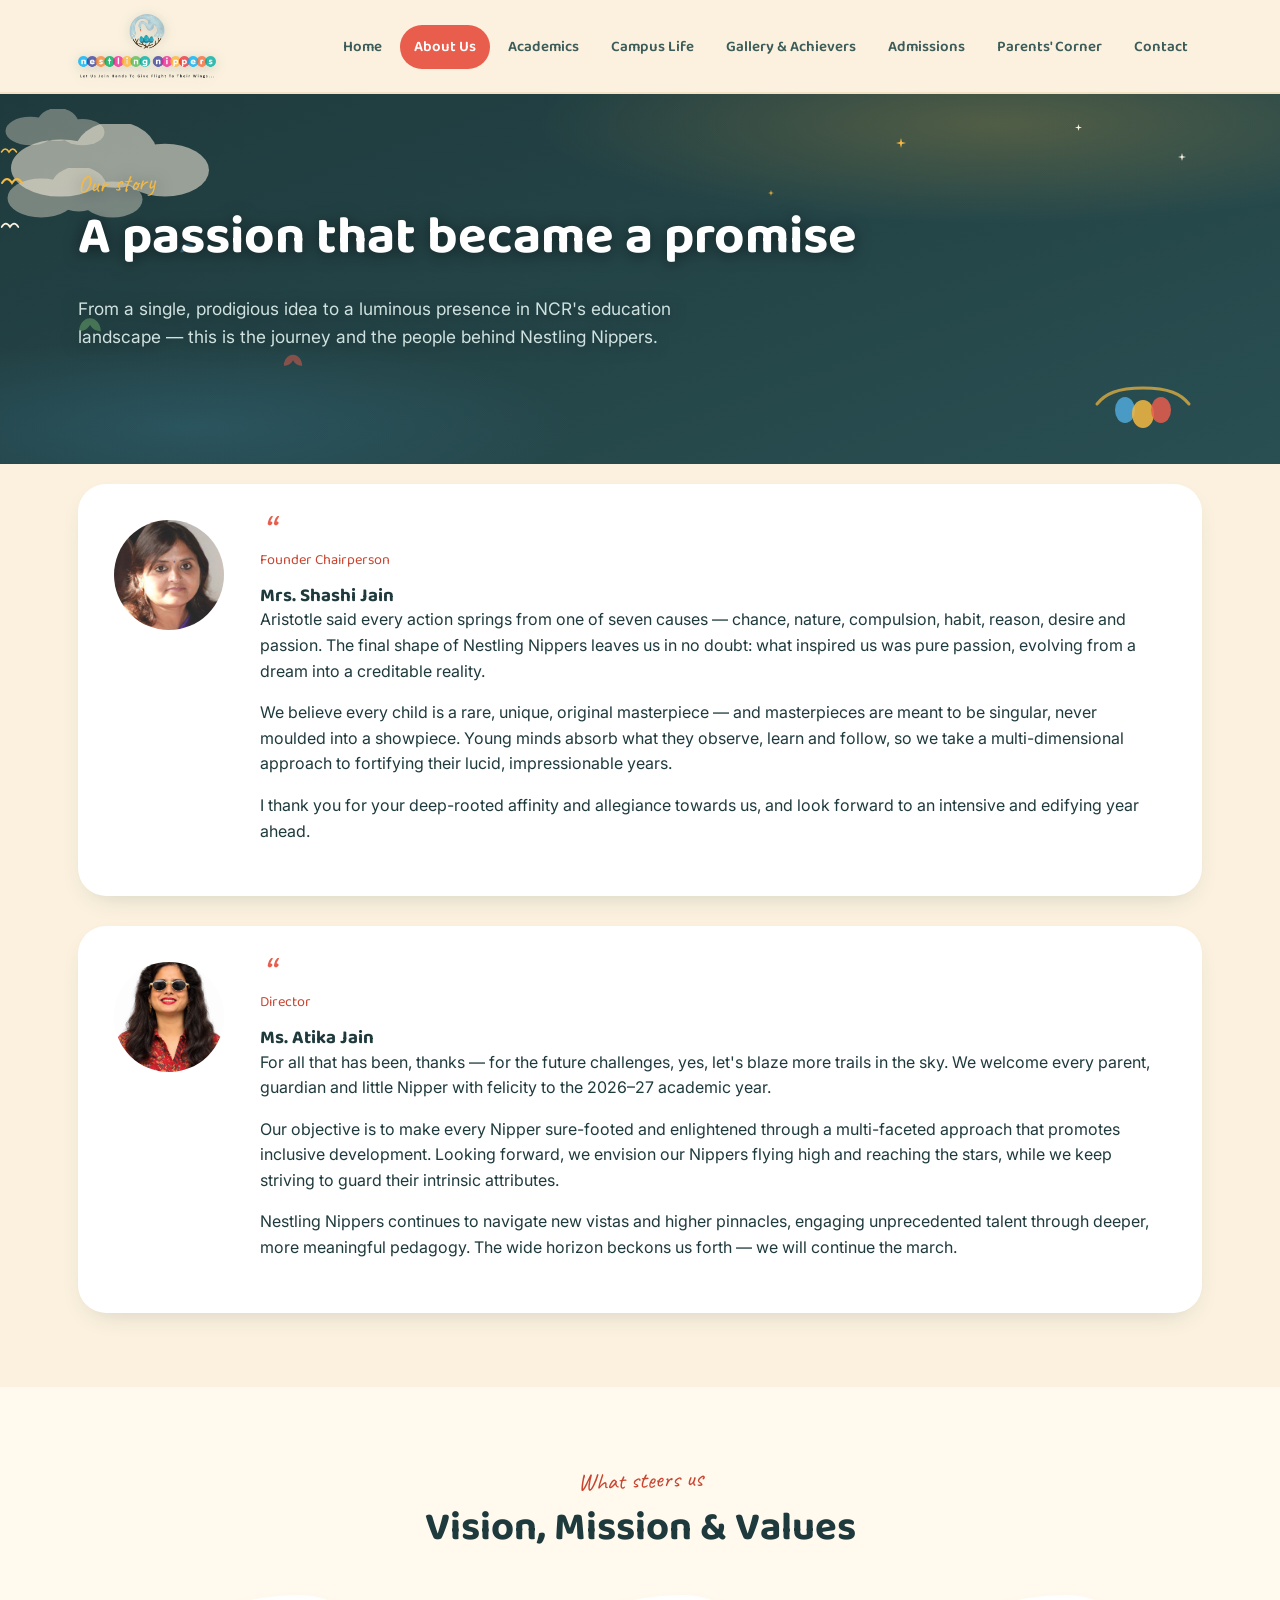
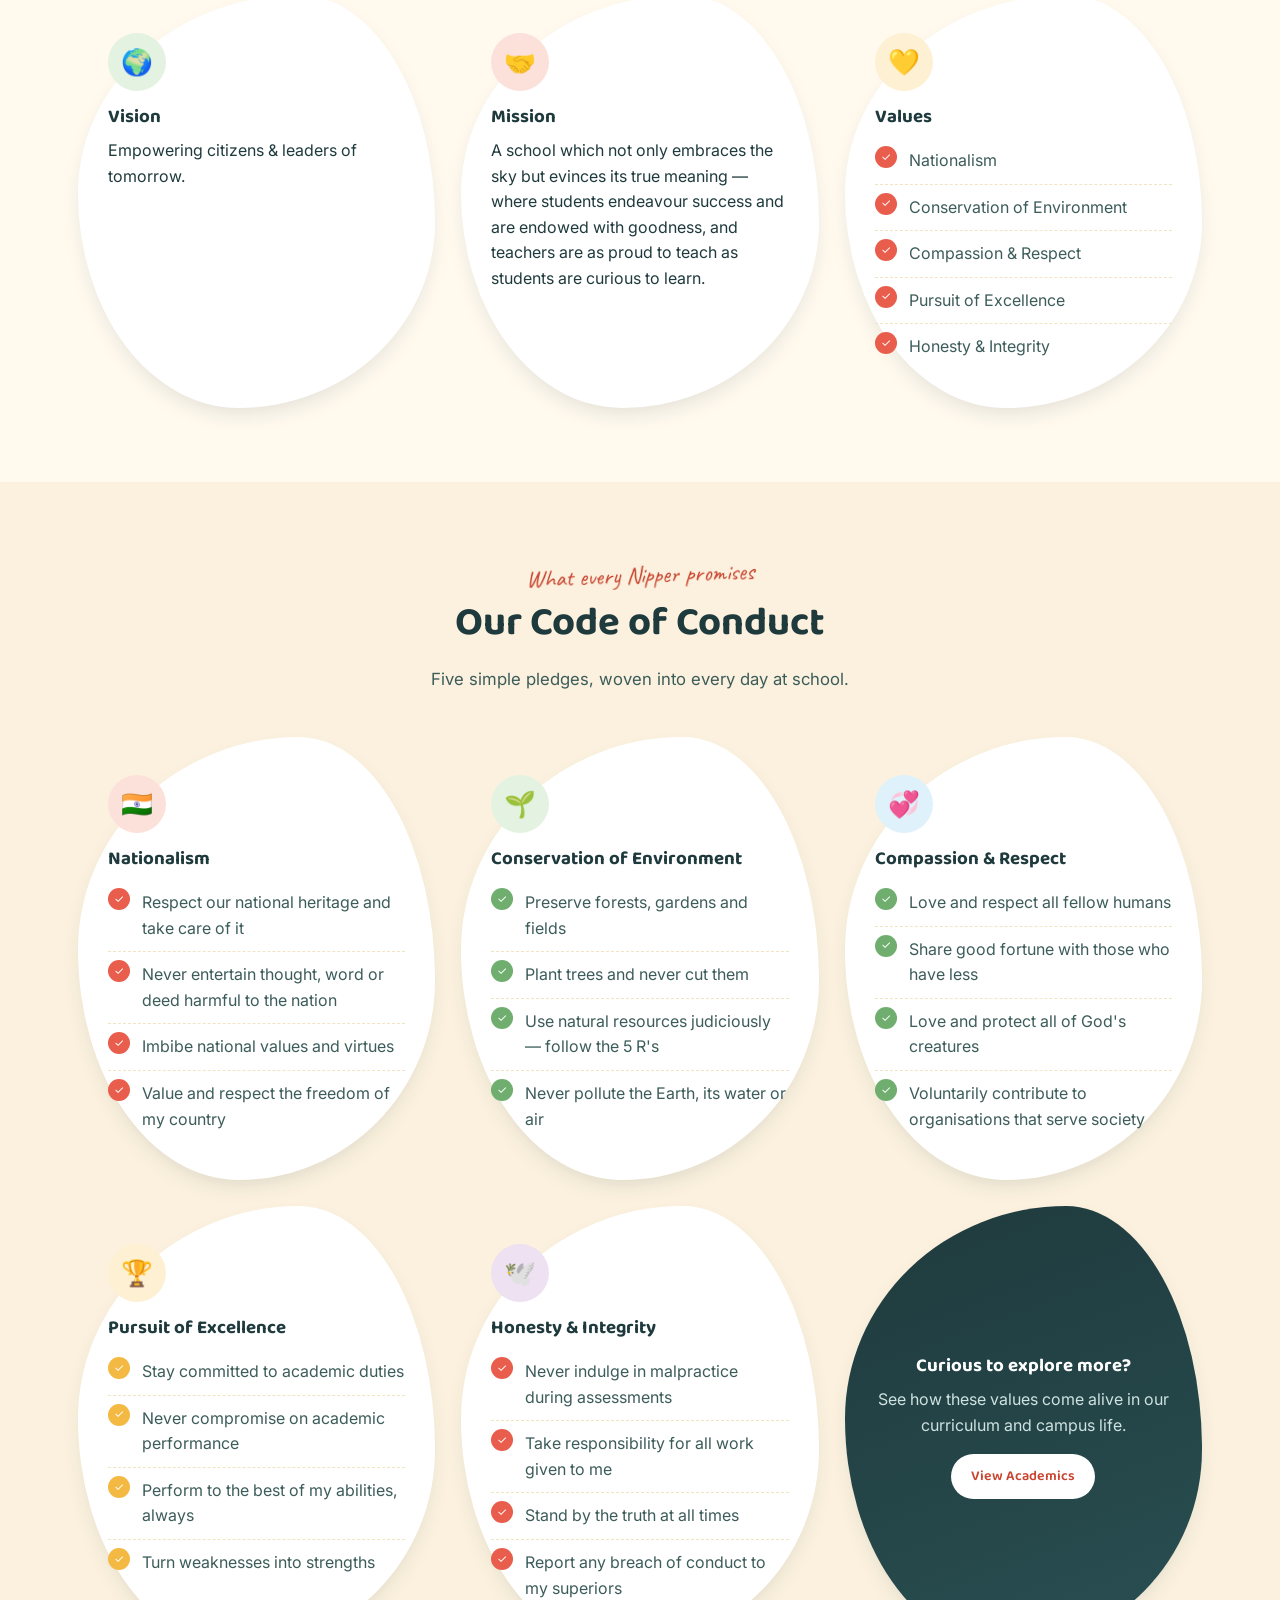
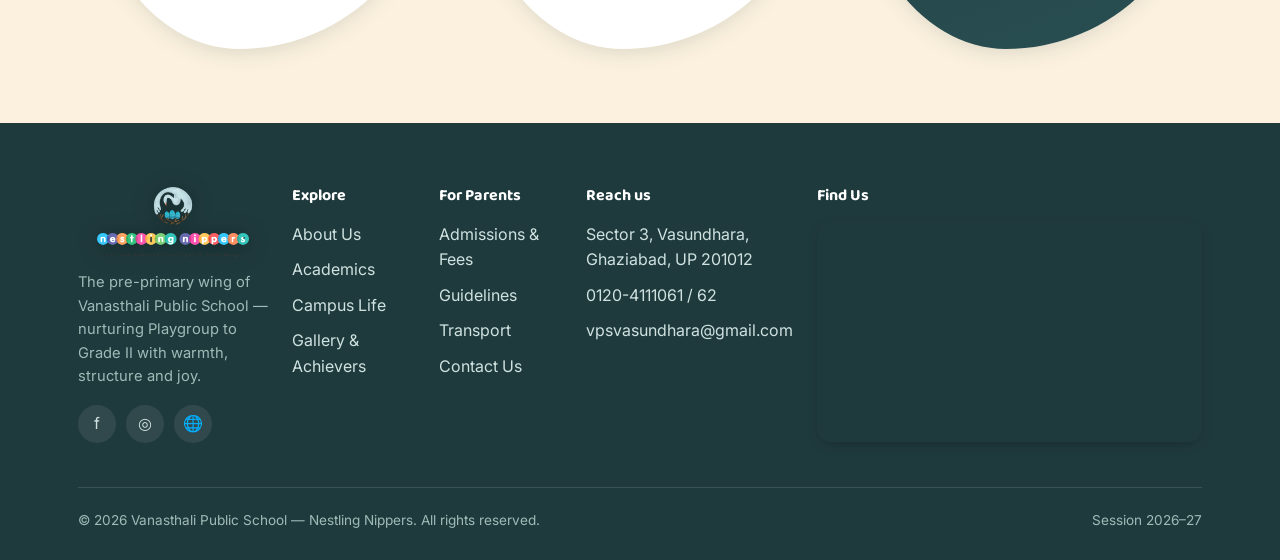
<file: about.html>
<!DOCTYPE html>
<html lang="en">
<head>
<meta charset="UTF-8">
<meta name="viewport" content="width=device-width, initial-scale=1.0">
<title>About Us | Nestling Nippers</title>
<meta name="description" content="Meet the Chairperson and Director of Nestling Nippers, and explore our vision, mission, values and code of conduct.">
<link rel="icon" type="image/png" href="logo.png">
<link rel="canonical" href="https://www.nestlingnippers.in/about.html">
<meta name="robots" content="index, follow">
<meta name="theme-color" content="#1F3A3D">
<meta name="author" content="Vanasthali Public School">

<!-- Open Graph -->
<meta property="og:type" content="website">
<meta property="og:site_name" content="Nestling Nippers — Vanasthali Public School">
<meta property="og:title" content="About Us | Nestling Nippers">
<meta property="og:description" content="Meet the Chairperson and Director of Nestling Nippers, and explore our vision, mission, values and code of conduct.">
<meta property="og:url" content="https://www.nestlingnippers.in/about.html">
<meta property="og:image" content="https://www.nestlingnippers.in/assets/images/og-cover.jpg">
<meta property="og:locale" content="en_IN">

<!-- Twitter Card -->
<meta name="twitter:card" content="summary_large_image">
<meta name="twitter:title" content="About Us | Nestling Nippers">
<meta name="twitter:description" content="Meet the Chairperson and Director of Nestling Nippers, and explore our vision, mission, values and code of conduct.">
<meta name="twitter:image" content="https://www.nestlingnippers.in/assets/images/og-cover.jpg">
<link rel="stylesheet" href="css/style.css">
</head>
<body>

<header class="site-header">
  <div class="header-inner">
    <a href="index.html" class="logo">
      <img src="logo.png" class="logo-mark" alt="Nestling Nippers — Vanasthali Public School">
    </a>
    <nav class="main-nav" id="mainNav">
      <ul>
        <li><a href="index.html">Home</a></li>
        <li><a href="about.html">About Us</a></li>
        <li><a href="academics.html">Academics</a></li>
        <li><a href="campus-life.html">Campus Life</a></li>
        <li><a href="gallery.html">Gallery &amp; Achievers</a></li>
        <li><a href="admissions.html">Admissions</a></li>
        <li><a href="parents.html">Parents' Corner</a></li>
        <li><a href="contact.html">Contact</a></li>
      </ul>
    </nav>
    <button class="nav-toggle" id="navToggle" aria-label="Toggle menu" aria-expanded="false">
      <span></span><span></span><span></span>
    </button>
  </div>
</header>

<!-- ================= HERO (video background, SVG scene as fallback) ================= -->
<section class="page-hero">

  <div class="hero-video-wrap">
    <div class="skel" style="position:absolute;inset:0;">
      <video autoplay muted loop playsinline aria-hidden="true">
        <source src="school.mp4" type="video/mp4">
      </video>
    </div>
  </div>

  <div class="hero-anim" aria-hidden="true">
    <div class="h-sky-glow"></div>
    <svg class="h-star" style="top:12%;left:70%" width="10" height="10" viewBox="0 0 10 10"><path d="M5 0 L6 4 L10 5 L6 6 L5 10 L4 6 L0 5 L4 4 Z" fill="#F4B942"/></svg>
    <svg class="h-star s2" style="top:8%;left:84%" width="7" height="7" viewBox="0 0 10 10"><path d="M5 0 L6 4 L10 5 L6 6 L5 10 L4 6 L0 5 L4 4 Z" fill="#FBF1DE"/></svg>
    <svg class="h-star s3" style="top:26%;left:60%" width="6" height="6" viewBox="0 0 10 10"><path d="M5 0 L6 4 L10 5 L6 6 L5 10 L4 6 L0 5 L4 4 Z" fill="#F4B942"/></svg>
    <svg class="h-star s4" style="top:16%;left:92%" width="8" height="8" viewBox="0 0 10 10"><path d="M5 0 L6 4 L10 5 L6 6 L5 10 L4 6 L0 5 L4 4 Z" fill="#FBF1DE"/></svg>
    <svg class="h-cloud c1" viewBox="0 0 200 70" fill="#FBF1DE"><ellipse cx="55" cy="40" rx="45" ry="26"/><ellipse cx="105" cy="28" rx="38" ry="30"/><ellipse cx="150" cy="42" rx="40" ry="24"/></svg>
    <svg class="h-cloud c2" viewBox="0 0 200 70" fill="#FBF1DE"><ellipse cx="55" cy="40" rx="45" ry="26"/><ellipse cx="105" cy="28" rx="38" ry="30"/><ellipse cx="150" cy="42" rx="40" ry="24"/></svg>
    <svg class="h-cloud c3" viewBox="0 0 200 70" fill="#FBF1DE"><ellipse cx="55" cy="40" rx="45" ry="26"/><ellipse cx="105" cy="28" rx="38" ry="30"/><ellipse cx="150" cy="42" rx="40" ry="24"/></svg>
    <svg class="h-bird b1" width="24" height="16" viewBox="0 0 24 16"><path d="M2 8 Q7 0 12 8 Q17 0 22 8" stroke="#F4B942" stroke-width="2" fill="none" stroke-linecap="round"/></svg>
    <svg class="h-bird b2" width="20" height="14" viewBox="0 0 24 16"><path d="M2 8 Q7 0 12 8 Q17 0 22 8" stroke="#FBF1DE" stroke-width="2" fill="none" stroke-linecap="round"/></svg>
    <svg class="h-bird b3" width="18" height="12" viewBox="0 0 24 16"><path d="M2 8 Q7 0 12 8 Q17 0 22 8" stroke="#F4B942" stroke-width="2" fill="none" stroke-linecap="round"/></svg>
    <svg class="h-leaf l1" viewBox="0 0 24 24" fill="#6FAE6E"><path d="M12 2C6 2 2 8 2 14c4 0 8-2 10-6 2 4 6 6 10 6 0-6-4-12-10-12Z"/></svg>
    <svg class="h-leaf l2" viewBox="0 0 24 24" fill="#4FA8D8"><path d="M12 2C6 2 2 8 2 14c4 0 8-2 10-6 2 4 6 6 10 6 0-6-4-12-10-12Z"/></svg>
    <svg class="h-leaf l3" viewBox="0 0 24 24" fill="#E85D4C"><path d="M12 2C6 2 2 8 2 14c4 0 8-2 10-6 2 4 6 6 10 6 0-6-4-12-10-12Z"/></svg>
    <svg class="h-nest-float" viewBox="0 0 120 90" fill="none">
      <path d="M14 60c8-10 20-16 46-16s38 6 46 16" stroke="#F4B942" stroke-width="3" stroke-linecap="round" fill="none" opacity=".7"/>
      <ellipse cx="42" cy="66" rx="10" ry="13" fill="#4FA8D8" opacity=".85"/>
      <ellipse cx="60" cy="70" rx="11" ry="14" fill="#F4B942" opacity=".85"/>
      <ellipse cx="78" cy="66" rx="10" ry="13" fill="#E85D4C" opacity=".85"/>
    </svg>
  </div>

  <div class="container">
    <span class="eyebrow">Our story</span>
    <h1>A passion that became a promise</h1>
    <p>From a single, prodigious idea to a luminous presence in NCR's education landscape — this is the journey and the people behind Nestling Nippers.</p>
  </div></section>

<!-- ================= LEADERSHIP MESSAGES ================= -->
<section style="padding-top:20px;">
  <div class="container">
    <div class="message-card reveal">
      <div class="portrait skel">
        <img src="principal.jpg" alt="Placeholder portrait — replace with Mrs. Shashi Jain's photo" loading="eager">
      </div>
      <div>
        <span class="quote-mark">“</span>
        <span class="role">Founder Chairperson</span>
        <h3>Mrs. Shashi Jain</h3>
        <p>Aristotle said every action springs from one of seven causes — chance, nature, compulsion, habit, reason, desire and passion. The final shape of Nestling Nippers leaves us in no doubt: what inspired us was pure passion, evolving from a dream into a creditable reality.</p>
        <p>We believe every child is a rare, unique, original masterpiece — and masterpieces are meant to be singular, never moulded into a showpiece. Young minds absorb what they observe, learn and follow, so we take a multi-dimensional approach to fortifying their lucid, impressionable years.</p>
        <p>I thank you for your deep-rooted affinity and allegiance towards us, and look forward to an intensive and edifying year ahead.</p>
      </div>
    </div>

    <div class="message-card reveal" style="margin-top:30px;">
      <div class="portrait skel">
        <img src="atika.png" alt="Placeholder portrait — replace with Ms. Atika Jain's photo" loading="lazy">
      </div>
      <div>
        <span class="quote-mark">“</span>
        <span class="role">Director</span>
        <h3>Ms. Atika Jain</h3>
        <p>For all that has been, thanks — for the future challenges, yes, let's blaze more trails in the sky. We welcome every parent, guardian and little Nipper with felicity to the 2026–27 academic year.</p>
        <p>Our objective is to make every Nipper sure-footed and enlightened through a multi-faceted approach that promotes inclusive development. Looking forward, we envision our Nippers flying high and reaching the stars, while we keep striving to guard their intrinsic attributes.</p>
        <p>Nestling Nippers continues to navigate new vistas and higher pinnacles, engaging unprecedented talent through deeper, more meaningful pedagogy. The wide horizon beckons us forth — we will continue the march.</p>
      </div>
    </div>
  </div>
</section>

<!-- ================= VISION MISSION VALUES ================= -->
<section class="section-alt">
  <div class="container">
    <div class="section-head reveal">
      <span class="eyebrow">What steers us</span>
      <h2>Vision, Mission &amp; Values</h2>
    </div>
    <div class="grid grid-3">
      <div class="blob-card reveal">
        <div class="blob-icon" style="background:var(--leaf-tint);">🌍</div>
        <h3>Vision</h3>
        <p>Empowering citizens &amp; leaders of tomorrow.</p>
      </div>
      <div class="blob-card reveal">
        <div class="blob-icon" style="background:var(--coral-tint);">🤝</div>
        <h3>Mission</h3>
        <p>A school which not only embraces the sky but evinces its true meaning — where students endeavour success and are endowed with goodness, and teachers are as proud to teach as students are curious to learn.</p>
      </div>
      <div class="blob-card reveal">
        <div class="blob-icon" style="background:var(--sun-tint);">💛</div>
        <h3>Values</h3>
        <ul class="check-list coral" style="margin-top:6px;">
          <li>Nationalism</li>
          <li>Conservation of Environment</li>
          <li>Compassion &amp; Respect</li>
          <li>Pursuit of Excellence</li>
          <li>Honesty &amp; Integrity</li>
        </ul>
      </div>
    </div>
  </div>
</section>

<!-- ================= CODE OF CONDUCT ================= -->
<section>
  <div class="container">
    <div class="section-head reveal">
      <span class="eyebrow">What every Nipper promises</span>
      <h2>Our Code of Conduct</h2>
      <p>Five simple pledges, woven into every day at school.</p>
    </div>
    <div class="grid grid-3">
      <div class="blob-card reveal">
        <div class="blob-icon" style="background:var(--coral-tint);">🇮🇳</div>
        <h3>Nationalism</h3>
        <ul class="check-list coral">
          <li>Respect our national heritage and take care of it</li>
          <li>Never entertain thought, word or deed harmful to the nation</li>
          <li>Imbibe national values and virtues</li>
          <li>Value and respect the freedom of my country</li>
        </ul>
      </div>
      <div class="blob-card reveal">
        <div class="blob-icon" style="background:var(--leaf-tint);">🌱</div>
        <h3>Conservation of Environment</h3>
        <ul class="check-list">
          <li>Preserve forests, gardens and fields</li>
          <li>Plant trees and never cut them</li>
          <li>Use natural resources judiciously — follow the 5 R's</li>
          <li>Never pollute the Earth, its water or air</li>
        </ul>
      </div>
      <div class="blob-card reveal">
        <div class="blob-icon" style="background:var(--sky-tint);">💞</div>
        <h3>Compassion &amp; Respect</h3>
        <ul class="check-list">
          <li>Love and respect all fellow humans</li>
          <li>Share good fortune with those who have less</li>
          <li>Love and protect all of God's creatures</li>
          <li>Voluntarily contribute to organisations that serve society</li>
        </ul>
      </div>
      <div class="blob-card reveal">
        <div class="blob-icon" style="background:var(--sun-tint);">🏆</div>
        <h3>Pursuit of Excellence</h3>
        <ul class="check-list sun">
          <li>Stay committed to academic duties</li>
          <li>Never compromise on academic performance</li>
          <li>Perform to the best of my abilities, always</li>
          <li>Turn weaknesses into strengths</li>
        </ul>
      </div>
      <div class="blob-card reveal">
        <div class="blob-icon" style="background:var(--plum-tint);">🕊️</div>
        <h3>Honesty &amp; Integrity</h3>
        <ul class="check-list coral">
          <li>Never indulge in malpractice during assessments</li>
          <li>Take responsibility for all work given to me</li>
          <li>Stand by the truth at all times</li>
          <li>Report any breach of conduct to my superiors</li>
        </ul>
      </div>
      <div class="blob-card reveal" style="display:flex; flex-direction:column; justify-content:center; align-items:center; text-align:center; background:linear-gradient(160deg,var(--ink),#294f52); color:var(--cream);">
        <h3 style="color:var(--white);">Curious to explore more?</h3>
        <p style="color:#CFE2E0;">See how these values come alive in our curriculum and campus life.</p>
        <a href="academics.html" class="btn btn-light btn-sm">View Academics</a>
      </div>
    </div>
  </div>
</section>

<button id="backToTop" aria-label="Back to top">↑</button>

<footer class="site-footer">
  <div class="container">
    <div class="footer-grid">
      <div>
        <div class="footer-logo">
          <span class="logo-mark-chip"><img src="logo.png" class="logo-mark" alt="Nestling Nippers — Vanasthali Public School"></span>
        </div>
        <p class="foot-desc">The pre-primary wing of Vanasthali Public School — nurturing Playgroup to Grade II with warmth, structure and joy.</p>
       <div class="social-row">
          <a href="https://www.facebook.com/profile.php?id=100092033057684" target="_blank" rel="noopener" aria-label="Facebook">f</a>
          <a href="https://www.instagram.com/vanasthalipublicschool_3/" target="_blank" rel="noopener" aria-label="Instagram">◎</a>
          <a href="https://vanasthalischool.in" target="_blank" rel="noopener" aria-label="Website">🌐</a>
        </div>
      </div>
      <div>
        <h4>Explore</h4>
        <ul>
          <li><a href="about.html">About Us</a></li>
          <li><a href="academics.html">Academics</a></li>
          <li><a href="campus-life.html">Campus Life</a></li>
          <li><a href="gallery.html">Gallery &amp; Achievers</a></li>
        </ul>
      </div>
      <div>
        <h4>For Parents</h4>
        <ul>
          <li><a href="admissions.html">Admissions &amp; Fees</a></li>
          <li><a href="parents.html">Guidelines</a></li>
          <li><a href="parents.html#transport">Transport</a></li>
          <li><a href="contact.html">Contact Us</a></li>
        </ul>
      </div>
      <div>
        <h4>Reach us</h4>
        <ul>
          <li>Sector 3, Vasundhara, Ghaziabad, UP 201012</li>
          <li>0120-4111061 / 62</li>
          <li>vpsvasundhara@gmail.com</li>
        </ul>
      </div>
      <div>
        <h4>Find Us</h4>
        <div class="map-container">
          <iframe src="https://www.google.com/maps/embed?pb=!1m18!1m12!1m3!1d3500.843307976024!2d77.38362382537093!3d28.66441002564738!2m3!1f0!2f0!3f0!3m2!1i1024!2i768!4f13.1!3m3!1m2!1s0x390cf073104068f9%3A0x43183137aa753761!2sVANASTHALI%20PUBLIC%20SCHOOL%2C%20Sector%203%2C%20Vasundhara%2C%20Ghaziabad%2C%20Uttar%20Pradesh%20201012!5e0!3m2!1sen!2sin!4v1787373208218!5m2!1sen!2sin" allowfullscreen loading="lazy" referrerpolicy="strict-origin-when-cross-origin" title="Vanasthali Public School location"></iframe>
        </div>
      </div>
    </div>
    <div class="footer-bottom">
      <span>© <span class="year-now">2026</span> Vanasthali Public School — Nestling Nippers. All rights reserved.</span>
      <span>Session 2026–27</span>
    </div>
  </div>
</footer>

<script src="js/script.js"></script>
</body>
</html>
</file>
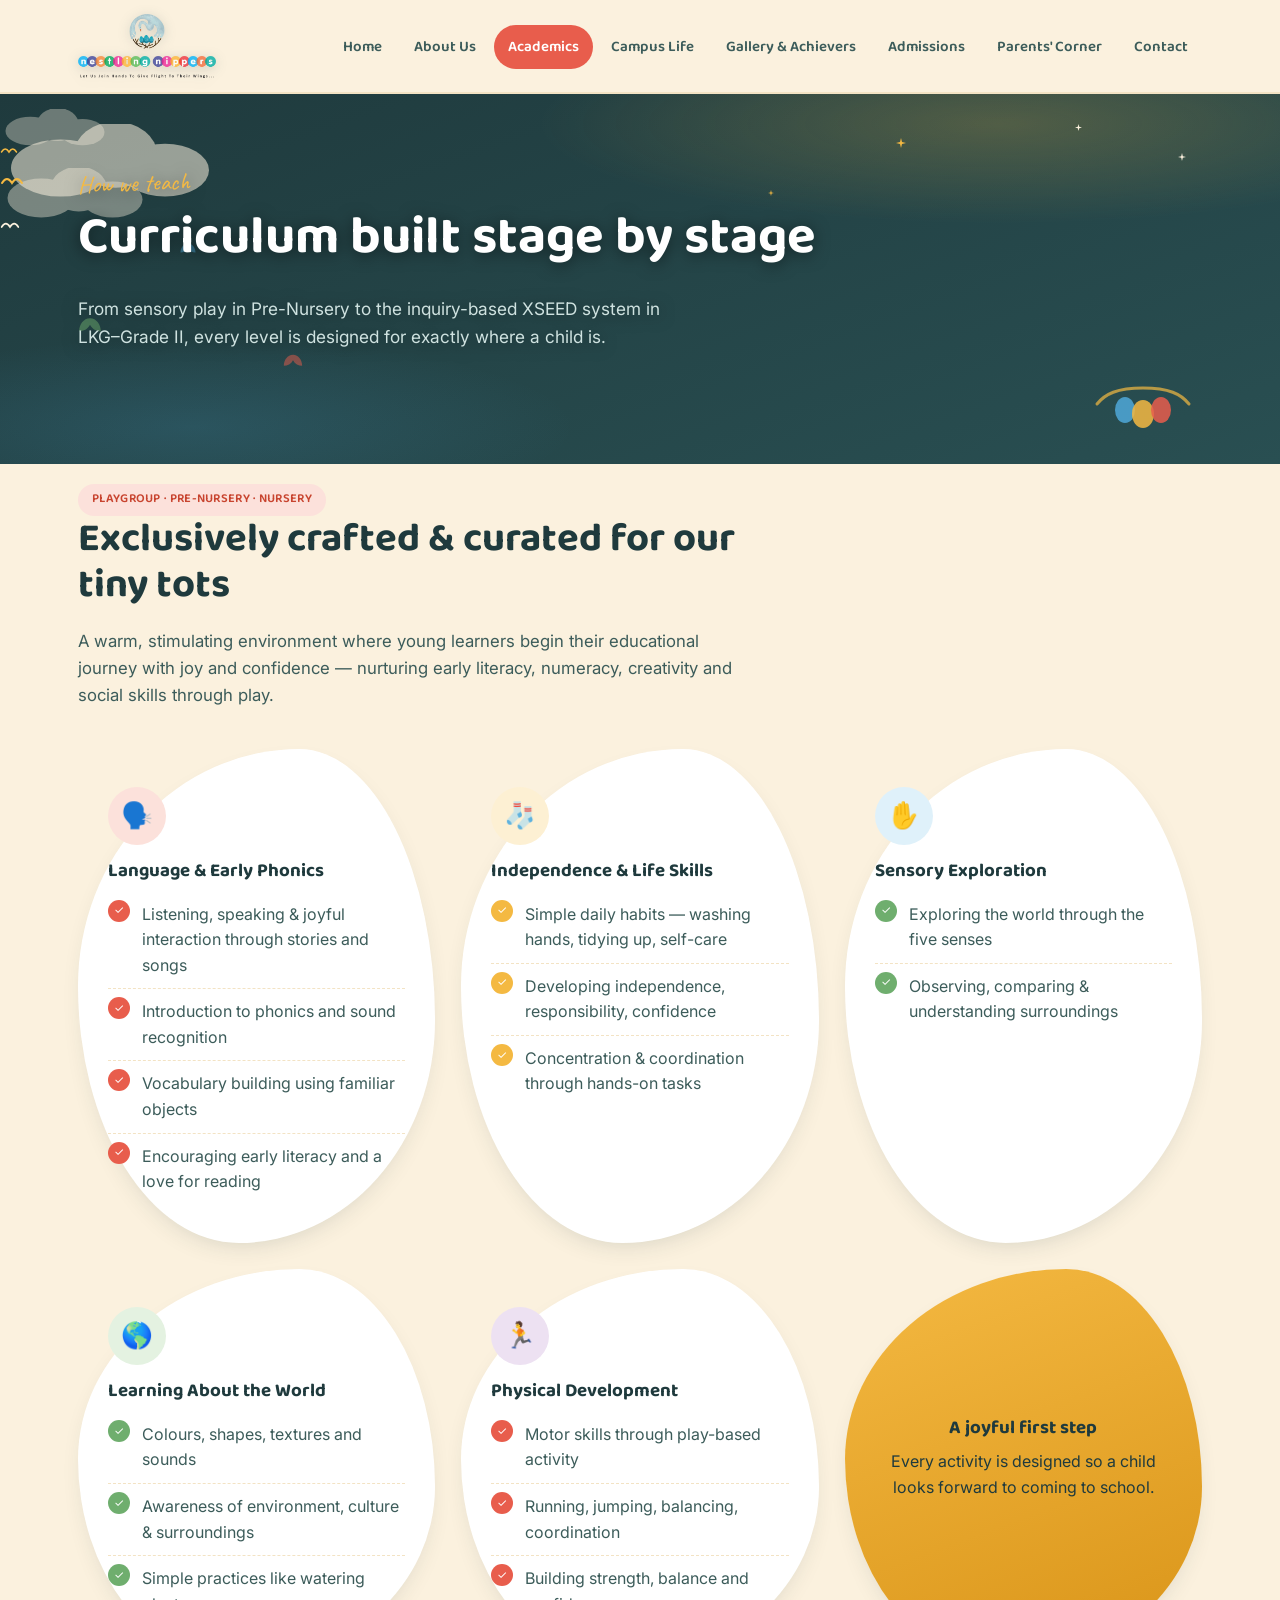
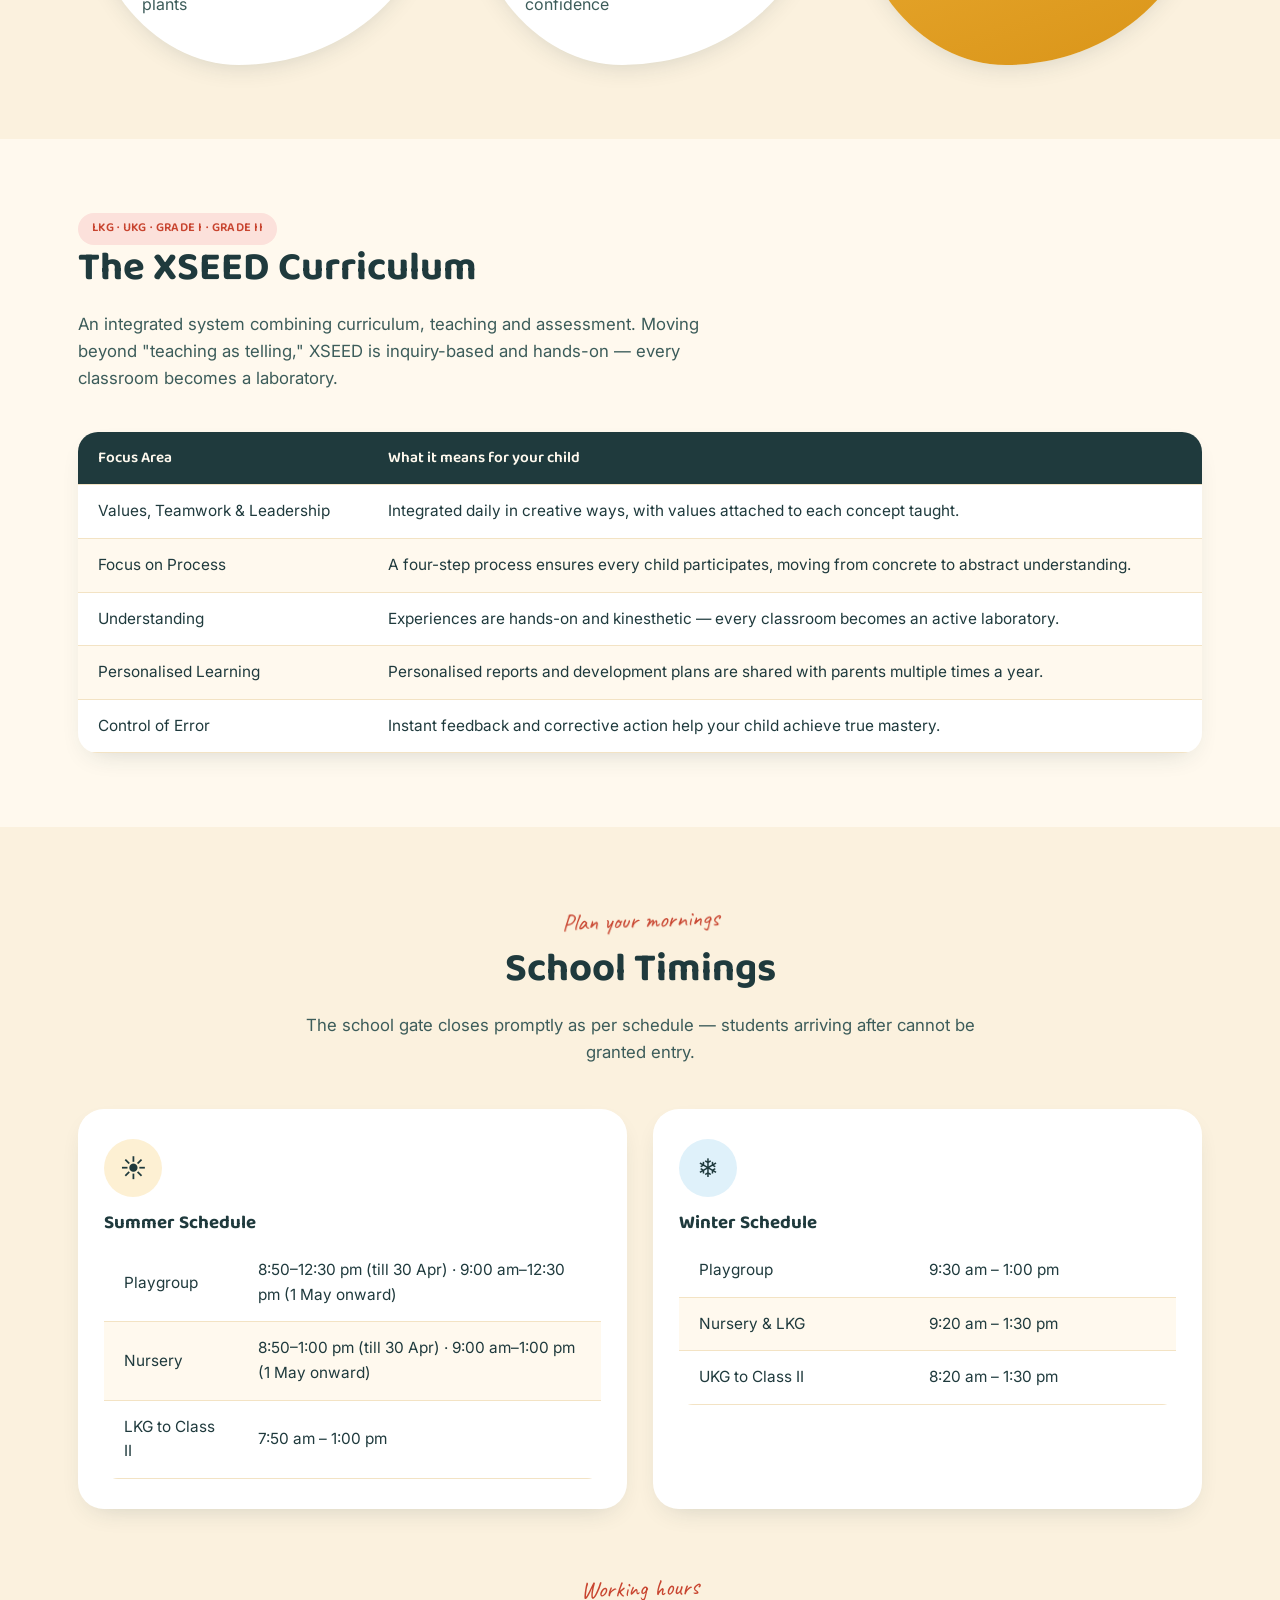
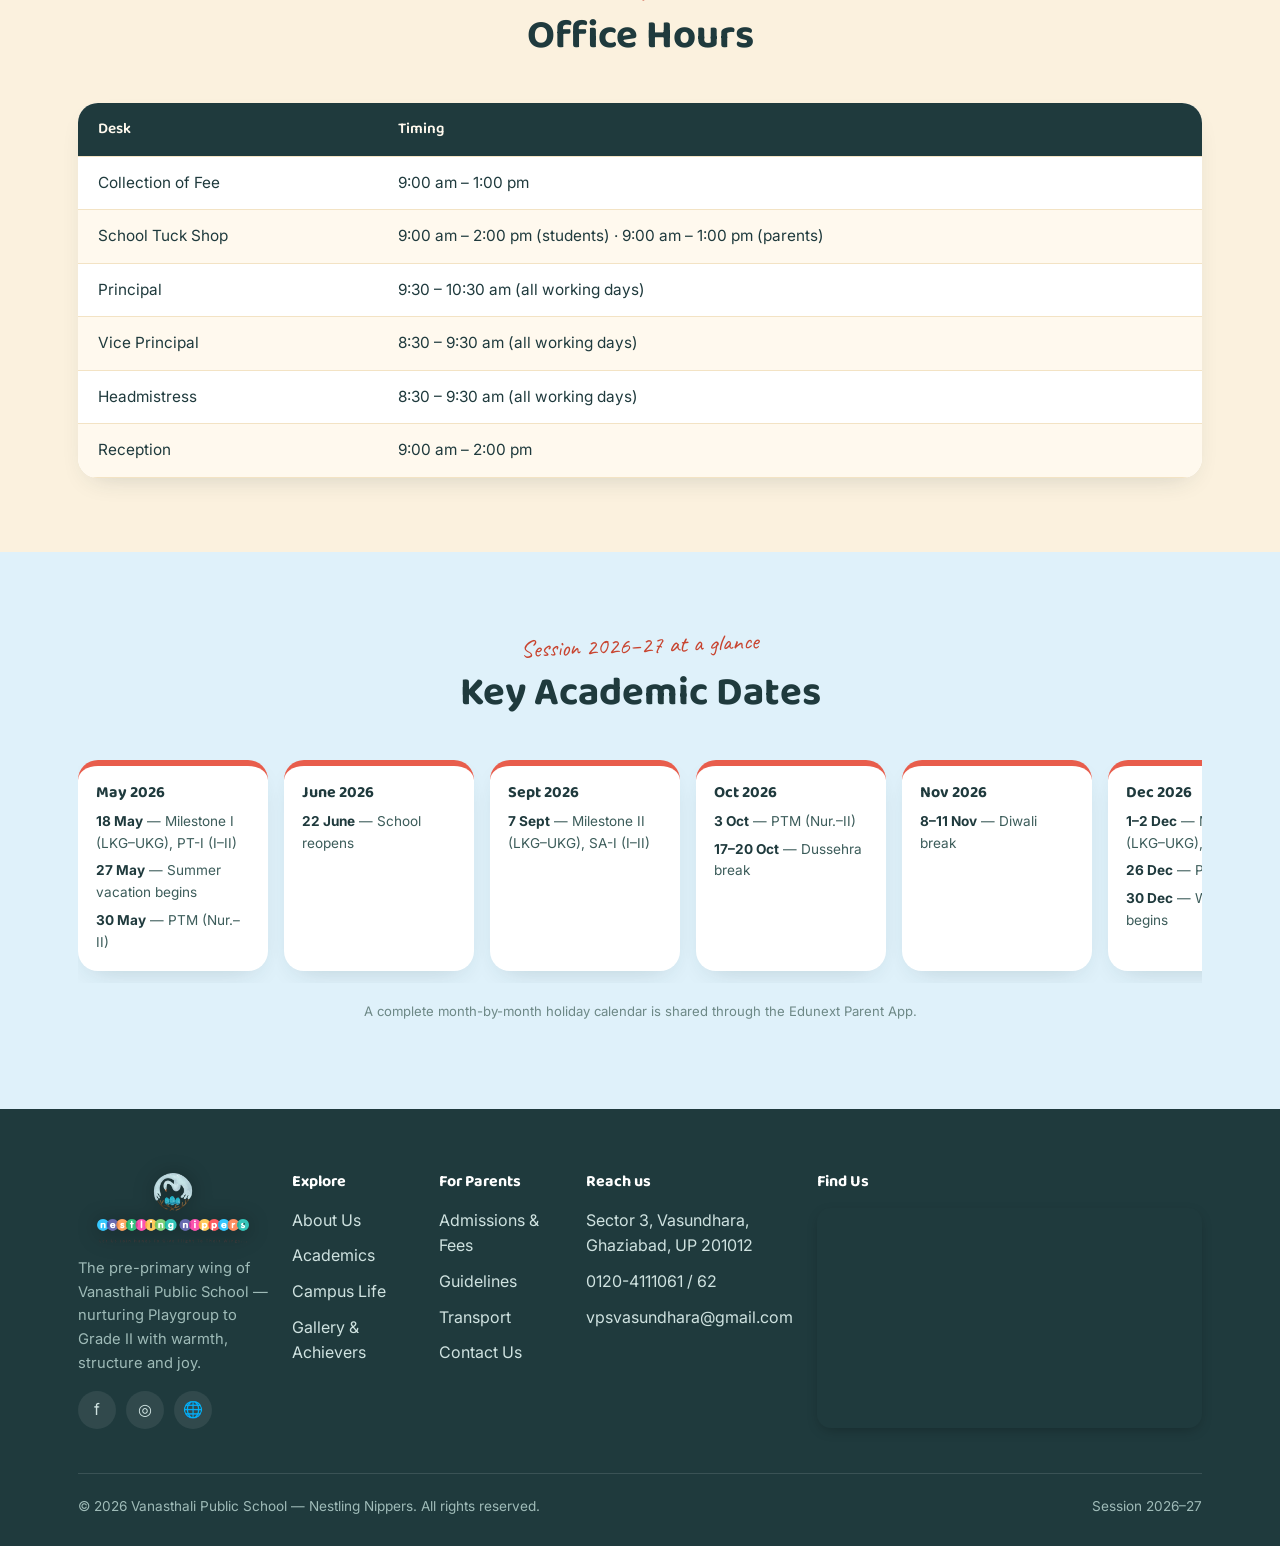
<file: academics.html>
<!DOCTYPE html>
<html lang="en">
<head>
<meta charset="UTF-8">
<meta name="viewport" content="width=device-width, initial-scale=1.0">
<title>Academics | Nestling Nippers</title>
<meta name="description" content="Curriculum for Pre-Nursery to Grade II, school timings and the academic calendar at Nestling Nippers.">
<link rel="icon" type="image/png" href="logo.png">
<link rel="canonical" href="https://www.nestlingnippers.in/academics.html">
<meta name="robots" content="index, follow">
<meta name="theme-color" content="#1F3A3D">
<meta name="author" content="Vanasthali Public School">

<!-- Open Graph -->
<meta property="og:type" content="website">
<meta property="og:site_name" content="Nestling Nippers — Vanasthali Public School">
<meta property="og:title" content="Academics | Nestling Nippers">
<meta property="og:description" content="Curriculum for Pre-Nursery to Grade II, school timings and the academic calendar at Nestling Nippers.">
<meta property="og:url" content="https://www.nestlingnippers.in/academics.html">
<meta property="og:image" content="https://www.nestlingnippers.in/assets/images/og-cover.jpg">
<meta property="og:locale" content="en_IN">

<!-- Twitter Card -->
<meta name="twitter:card" content="summary_large_image">
<meta name="twitter:title" content="Academics | Nestling Nippers">
<meta name="twitter:description" content="Curriculum for Pre-Nursery to Grade II, school timings and the academic calendar at Nestling Nippers.">
<meta name="twitter:image" content="https://www.nestlingnippers.in/assets/images/og-cover.jpg">
<link rel="stylesheet" href="css/style.css">
</head>
<body>

<header class="site-header">
  <div class="header-inner">
    <a href="index.html" class="logo">
      <img src="logo.png" class="logo-mark" alt="Nestling Nippers — Vanasthali Public School">
    </a>
    <nav class="main-nav" id="mainNav">
      <ul>
        <li><a href="index.html">Home</a></li>
        <li><a href="about.html">About Us</a></li>
        <li><a href="academics.html">Academics</a></li>
        <li><a href="campus-life.html">Campus Life</a></li>
        <li><a href="gallery.html">Gallery &amp; Achievers</a></li>
        <li><a href="admissions.html">Admissions</a></li>
        <li><a href="parents.html">Parents' Corner</a></li>
        <li><a href="contact.html">Contact</a></li>
      </ul>
    </nav>
    <button class="nav-toggle" id="navToggle" aria-label="Toggle menu" aria-expanded="false">
      <span></span><span></span><span></span>
    </button>
  </div>
</header>

<section class="page-hero">
  <div class="hero-video-wrap">
    <div class="skel" style="position:absolute;inset:0;">
      <video autoplay muted loop playsinline aria-hidden="true">
        <source src="school.mp4" type="video/mp4">
      </video>
    </div>
  </div>
  <div class="hero-anim" aria-hidden="true">
    <div class="h-sky-glow"></div>
    <svg class="h-star" style="top:12%;left:70%" width="10" height="10" viewBox="0 0 10 10"><path d="M5 0 L6 4 L10 5 L6 6 L5 10 L4 6 L0 5 L4 4 Z" fill="#F4B942"/></svg>
    <svg class="h-star s2" style="top:8%;left:84%" width="7" height="7" viewBox="0 0 10 10"><path d="M5 0 L6 4 L10 5 L6 6 L5 10 L4 6 L0 5 L4 4 Z" fill="#FBF1DE"/></svg>
    <svg class="h-star s3" style="top:26%;left:60%" width="6" height="6" viewBox="0 0 10 10"><path d="M5 0 L6 4 L10 5 L6 6 L5 10 L4 6 L0 5 L4 4 Z" fill="#F4B942"/></svg>
    <svg class="h-star s4" style="top:16%;left:92%" width="8" height="8" viewBox="0 0 10 10"><path d="M5 0 L6 4 L10 5 L6 6 L5 10 L4 6 L0 5 L4 4 Z" fill="#FBF1DE"/></svg>

    <svg class="h-cloud c1" viewBox="0 0 200 70" fill="#FBF1DE"><ellipse cx="55" cy="40" rx="45" ry="26"/><ellipse cx="105" cy="28" rx="38" ry="30"/><ellipse cx="150" cy="42" rx="40" ry="24"/></svg>
    <svg class="h-cloud c2" viewBox="0 0 200 70" fill="#FBF1DE"><ellipse cx="55" cy="40" rx="45" ry="26"/><ellipse cx="105" cy="28" rx="38" ry="30"/><ellipse cx="150" cy="42" rx="40" ry="24"/></svg>
    <svg class="h-cloud c3" viewBox="0 0 200 70" fill="#FBF1DE"><ellipse cx="55" cy="40" rx="45" ry="26"/><ellipse cx="105" cy="28" rx="38" ry="30"/><ellipse cx="150" cy="42" rx="40" ry="24"/></svg>

    <svg class="h-bird b1" width="24" height="16" viewBox="0 0 24 16"><path d="M2 8 Q7 0 12 8 Q17 0 22 8" stroke="#F4B942" stroke-width="2" fill="none" stroke-linecap="round"/></svg>
    <svg class="h-bird b2" width="20" height="14" viewBox="0 0 24 16"><path d="M2 8 Q7 0 12 8 Q17 0 22 8" stroke="#FBF1DE" stroke-width="2" fill="none" stroke-linecap="round"/></svg>
    <svg class="h-bird b3" width="18" height="12" viewBox="0 0 24 16"><path d="M2 8 Q7 0 12 8 Q17 0 22 8" stroke="#F4B942" stroke-width="2" fill="none" stroke-linecap="round"/></svg>

    <svg class="h-leaf l1" viewBox="0 0 24 24" fill="#6FAE6E"><path d="M12 2C6 2 2 8 2 14c4 0 8-2 10-6 2 4 6 6 10 6 0-6-4-12-10-12Z"/></svg>
    <svg class="h-leaf l2" viewBox="0 0 24 24" fill="#4FA8D8"><path d="M12 2C6 2 2 8 2 14c4 0 8-2 10-6 2 4 6 6 10 6 0-6-4-12-10-12Z"/></svg>
    <svg class="h-leaf l3" viewBox="0 0 24 24" fill="#E85D4C"><path d="M12 2C6 2 2 8 2 14c4 0 8-2 10-6 2 4 6 6 10 6 0-6-4-12-10-12Z"/></svg>

    <svg class="h-nest-float" viewBox="0 0 120 90" fill="none">
      <path d="M14 60c8-10 20-16 46-16s38 6 46 16" stroke="#F4B942" stroke-width="3" stroke-linecap="round" fill="none" opacity=".7"/>
      <ellipse cx="42" cy="66" rx="10" ry="13" fill="#4FA8D8" opacity=".85"/>
      <ellipse cx="60" cy="70" rx="11" ry="14" fill="#F4B942" opacity=".85"/>
      <ellipse cx="78" cy="66" rx="10" ry="13" fill="#E85D4C" opacity=".85"/>
    </svg>
  </div>
  <div class="container">
    <span class="eyebrow">How we teach</span>
    <h1>Curriculum built stage by stage</h1>
    <p>From sensory play in Pre-Nursery to the inquiry-based XSEED system in LKG–Grade II, every level is designed for exactly where a child is.</p>
  </div></section>

<!-- ================= PRE-NURSERY / NURSERY ================= -->
<section style="padding-top:20px;">
  <div class="container">
    <div class="section-head align-left reveal">
      <span class="pill">Playgroup · Pre-Nursery · Nursery</span>
      <h2>Exclusively crafted &amp; curated for our tiny tots</h2>
      <p>A warm, stimulating environment where young learners begin their educational journey with joy and confidence — nurturing early literacy, numeracy, creativity and social skills through play.</p>
    </div>
    <div class="grid grid-3">
      <div class="blob-card reveal">
        <div class="blob-icon" style="background:var(--coral-tint);">🗣️</div>
        <h3>Language &amp; Early Phonics</h3>
        <ul class="check-list coral">
          <li>Listening, speaking &amp; joyful interaction through stories and songs</li>
          <li>Introduction to phonics and sound recognition</li>
          <li>Vocabulary building using familiar objects</li>
          <li>Encouraging early literacy and a love for reading</li>
        </ul>
      </div>
      <div class="blob-card reveal">
        <div class="blob-icon" style="background:var(--sun-tint);">🧦</div>
        <h3>Independence &amp; Life Skills</h3>
        <ul class="check-list sun">
          <li>Simple daily habits — washing hands, tidying up, self-care</li>
          <li>Developing independence, responsibility, confidence</li>
          <li>Concentration &amp; coordination through hands-on tasks</li>
        </ul>
      </div>
      <div class="blob-card reveal">
        <div class="blob-icon" style="background:var(--sky-tint);">✋</div>
        <h3>Sensory Exploration</h3>
        <ul class="check-list">
          <li>Exploring the world through the five senses</li>
          <li>Observing, comparing &amp; understanding surroundings</li>
        </ul>
      </div>
      <div class="blob-card reveal">
        <div class="blob-icon" style="background:var(--leaf-tint);">🌎</div>
        <h3>Learning About the World</h3>
        <ul class="check-list">
          <li>Colours, shapes, textures and sounds</li>
          <li>Awareness of environment, culture &amp; surroundings</li>
          <li>Simple practices like watering plants</li>
        </ul>
      </div>
      <div class="blob-card reveal">
        <div class="blob-icon" style="background:var(--plum-tint);">🏃</div>
        <h3>Physical Development</h3>
        <ul class="check-list coral">
          <li>Motor skills through play-based activity</li>
          <li>Running, jumping, balancing, coordination</li>
          <li>Building strength, balance and confidence</li>
        </ul>
      </div>
      <div class="blob-card reveal" style="display:flex;flex-direction:column;justify-content:center;align-items:center;text-align:center;background:linear-gradient(160deg,var(--sun),#d99418);">
        <h3>A joyful first step</h3>
        <p>Every activity is designed so a child looks forward to coming to school.</p>
      </div>
    </div>
  </div>
</section>

<!-- ================= XSEED ================= -->
<section class="section-alt">
  <div class="container">
    <div class="section-head align-left reveal">
      <span class="pill">LKG · UKG · Grade I · Grade II</span>
      <h2>The XSEED Curriculum</h2>
      <p>An integrated system combining curriculum, teaching and assessment. Moving beyond "teaching as telling," XSEED is inquiry-based and hands-on — every classroom becomes a laboratory.</p>
    </div>
    <div class="table-wrap reveal">
      <table>
        <thead><tr><th>Focus Area</th><th>What it means for your child</th></tr></thead>
        <tbody>
          <tr><td>Values, Teamwork &amp; Leadership</td><td>Integrated daily in creative ways, with values attached to each concept taught.</td></tr>
          <tr><td>Focus on Process</td><td>A four-step process ensures every child participates, moving from concrete to abstract understanding.</td></tr>
          <tr><td>Understanding</td><td>Experiences are hands-on and kinesthetic — every classroom becomes an active laboratory.</td></tr>
          <tr><td>Personalised Learning</td><td>Personalised reports and development plans are shared with parents multiple times a year.</td></tr>
          <tr><td>Control of Error</td><td>Instant feedback and corrective action help your child achieve true mastery.</td></tr>
        </tbody>
      </table>
    </div>
  </div>
</section>

<!-- ================= TIMINGS ================= -->
<section>
  <div class="container">
    <div class="section-head reveal">
      <span class="eyebrow">Plan your mornings</span>
      <h2>School Timings</h2>
      <p>The school gate closes promptly as per schedule — students arriving after cannot be granted entry.</p>
    </div>
    <div class="grid grid-2">
      <div class="blob-card blob-card-table reveal">
        <div class="blob-icon" style="background:var(--sun-tint);">☀️</div>
        <h3>Summer Schedule</h3>
        <div class="table-wrap" style="box-shadow:none;">
          <table>
            <tbody>
              <tr><td>Playgroup</td><td>8:50–12:30 pm (till 30 Apr) · 9:00 am–12:30 pm (1 May onward)</td></tr>
              <tr><td>Nursery</td><td>8:50–1:00 pm (till 30 Apr) · 9:00 am–1:00 pm (1 May onward)</td></tr>
              <tr><td>LKG to Class II</td><td>7:50 am – 1:00 pm</td></tr>
            </tbody>
          </table>
        </div>
      </div>
      <div class="blob-card blob-card-table reveal">
        <div class="blob-icon" style="background:var(--sky-tint);">❄️</div>
        <h3>Winter Schedule</h3>
        <div class="table-wrap" style="box-shadow:none;">
          <table>
            <tbody>
              <tr><td>Playgroup</td><td>9:30 am – 1:00 pm</td></tr>
              <tr><td>Nursery &amp; LKG</td><td>9:20 am – 1:30 pm</td></tr>
              <tr><td>UKG to Class II</td><td>8:20 am – 1:30 pm</td></tr>
            </tbody>
          </table>
        </div>
      </div>
    </div>

    <div class="section-head reveal" style="margin-top:60px;">
      <span class="eyebrow">Working hours</span>
      <h2>Office Hours</h2>
    </div>
    <div class="table-wrap reveal">
      <table>
        <thead><tr><th>Desk</th><th>Timing</th></tr></thead>
        <tbody>
          <tr><td>Collection of Fee</td><td>9:00 am – 1:00 pm</td></tr>
          <tr><td>School Tuck Shop</td><td>9:00 am – 2:00 pm (students) · 9:00 am – 1:00 pm (parents)</td></tr>
          <tr><td>Principal</td><td>9:30 – 10:30 am (all working days)</td></tr>
          <tr><td>Vice Principal</td><td>8:30 – 9:30 am (all working days)</td></tr>
          <tr><td>Headmistress</td><td>8:30 – 9:30 am (all working days)</td></tr>
          <tr><td>Reception</td><td>9:00 am – 2:00 pm</td></tr>
        </tbody>
      </table>
    </div>
  </div>
</section>

<!-- ================= CALENDAR HIGHLIGHTS ================= -->
<section class="section-tint-sky">
  <div class="container">
    <div class="section-head reveal">
      <span class="eyebrow">Session 2026–27 at a glance</span>
      <h2>Key Academic Dates</h2>
    </div>
    <div class="cal-strip reveal">
      <div class="cal-card"><h4>May 2026</h4><ul><li><strong>18 May</strong> — Milestone I (LKG–UKG), PT-I (I–II)</li><li><strong>27 May</strong> — Summer vacation begins</li><li><strong>30 May</strong> — PTM (Nur.–II)</li></ul></div>
      <div class="cal-card"><h4>June 2026</h4><ul><li><strong>22 June</strong> — School reopens</li></ul></div>
      <div class="cal-card"><h4>Sept 2026</h4><ul><li><strong>7 Sept</strong> — Milestone II (LKG–UKG), SA-I (I–II)</li></ul></div>
      <div class="cal-card"><h4>Oct 2026</h4><ul><li><strong>3 Oct</strong> — PTM (Nur.–II)</li><li><strong>17–20 Oct</strong> — Dussehra break</li></ul></div>
      <div class="cal-card"><h4>Nov 2026</h4><ul><li><strong>8–11 Nov</strong> — Diwali break</li></ul></div>
      <div class="cal-card"><h4>Dec 2026</h4><ul><li><strong>1–2 Dec</strong> — Milestone III (LKG–UKG), PT-II (I–II)</li><li><strong>26 Dec</strong> — PTM (Nur.–II)</li><li><strong>30 Dec</strong> — Winter break begins</li></ul></div>
      <div class="cal-card"><h4>Jan 2027</h4><ul><li><strong>4 Jan</strong> — School reopens</li></ul></div>
      <div class="cal-card"><h4>Feb 2027</h4><ul><li><strong>16 Feb</strong> — Milestone IV (LKG–UKG), SA-II (I–II)</li></ul></div>
      <div class="cal-card"><h4>Mar 2027</h4><ul><li><strong>6 Mar</strong> — PTM (Nur.–II)</li><li><strong>11 Mar</strong> — New session starts</li></ul></div>
    </div>
    <p class="form-note text-center reveal" style="margin-top:18px;">A complete month-by-month holiday calendar is shared through the Edunext Parent App.</p>
  </div>
</section>

<button id="backToTop" aria-label="Back to top">↑</button>

<footer class="site-footer">
  <div class="container">
    <div class="footer-grid">
      <div>
        <div class="footer-logo">
          <span class="logo-mark-chip"><img src="logo.png" class="logo-mark" alt="Nestling Nippers — Vanasthali Public School"></span>
        </div>
        <p class="foot-desc">The pre-primary wing of Vanasthali Public School — nurturing Playgroup to Grade II with warmth, structure and joy.</p>
        <div class="social-row">
          <a href="https://www.facebook.com/profile.php?id=100092033057684" target="_blank" rel="noopener" aria-label="Facebook">f</a>
          <a href="https://www.instagram.com/vanasthalipublicschool_3/" target="_blank" rel="noopener" aria-label="Instagram">◎</a>
          <a href="https://vanasthalischool.in" target="_blank" rel="noopener" aria-label="Website">🌐</a>
        </div>
      </div>
      <div>
        <h4>Explore</h4>
        <ul>
          <li><a href="about.html">About Us</a></li>
          <li><a href="academics.html">Academics</a></li>
          <li><a href="campus-life.html">Campus Life</a></li>
          <li><a href="gallery.html">Gallery &amp; Achievers</a></li>
        </ul>
      </div>
      <div>
        <h4>For Parents</h4>
        <ul>
          <li><a href="admissions.html">Admissions &amp; Fees</a></li>
          <li><a href="parents.html">Guidelines</a></li>
          <li><a href="parents.html#transport">Transport</a></li>
          <li><a href="contact.html">Contact Us</a></li>
        </ul>
      </div>
      <div>
        <h4>Reach us</h4>
        <ul>
          <li>Sector 3, Vasundhara, Ghaziabad, UP 201012</li>
          <li>0120-4111061 / 62</li>
          <li>vpsvasundhara@gmail.com</li>
        </ul>
      </div>
      <div>
        <h4>Find Us</h4>
        <div class="map-container">
          <iframe src="https://www.google.com/maps/embed?pb=!1m18!1m12!1m3!1d3500.843307976024!2d77.38362382537093!3d28.66441002564738!2m3!1f0!2f0!3f0!3m2!1i1024!2i768!4f13.1!3m3!1m2!1s0x390cf073104068f9%3A0x43183137aa753761!2sVANASTHALI%20PUBLIC%20SCHOOL%2C%20Sector%203%2C%20Vasundhara%2C%20Ghaziabad%2C%20Uttar%20Pradesh%20201012!5e0!3m2!1sen!2sin!4v1787373208218!5m2!1sen!2sin" allowfullscreen loading="lazy" referrerpolicy="strict-origin-when-cross-origin" title="Vanasthali Public School location"></iframe>
        </div>
      </div>
    </div>
    <div class="footer-bottom">
      <span>© <span class="year-now">2026</span> Vanasthali Public School — Nestling Nippers. All rights reserved.</span>
      <span>Session 2026–27</span>
    </div>
  </div>
</footer>

<script src="js/script.js"></script>
</body>
</html>
</file>
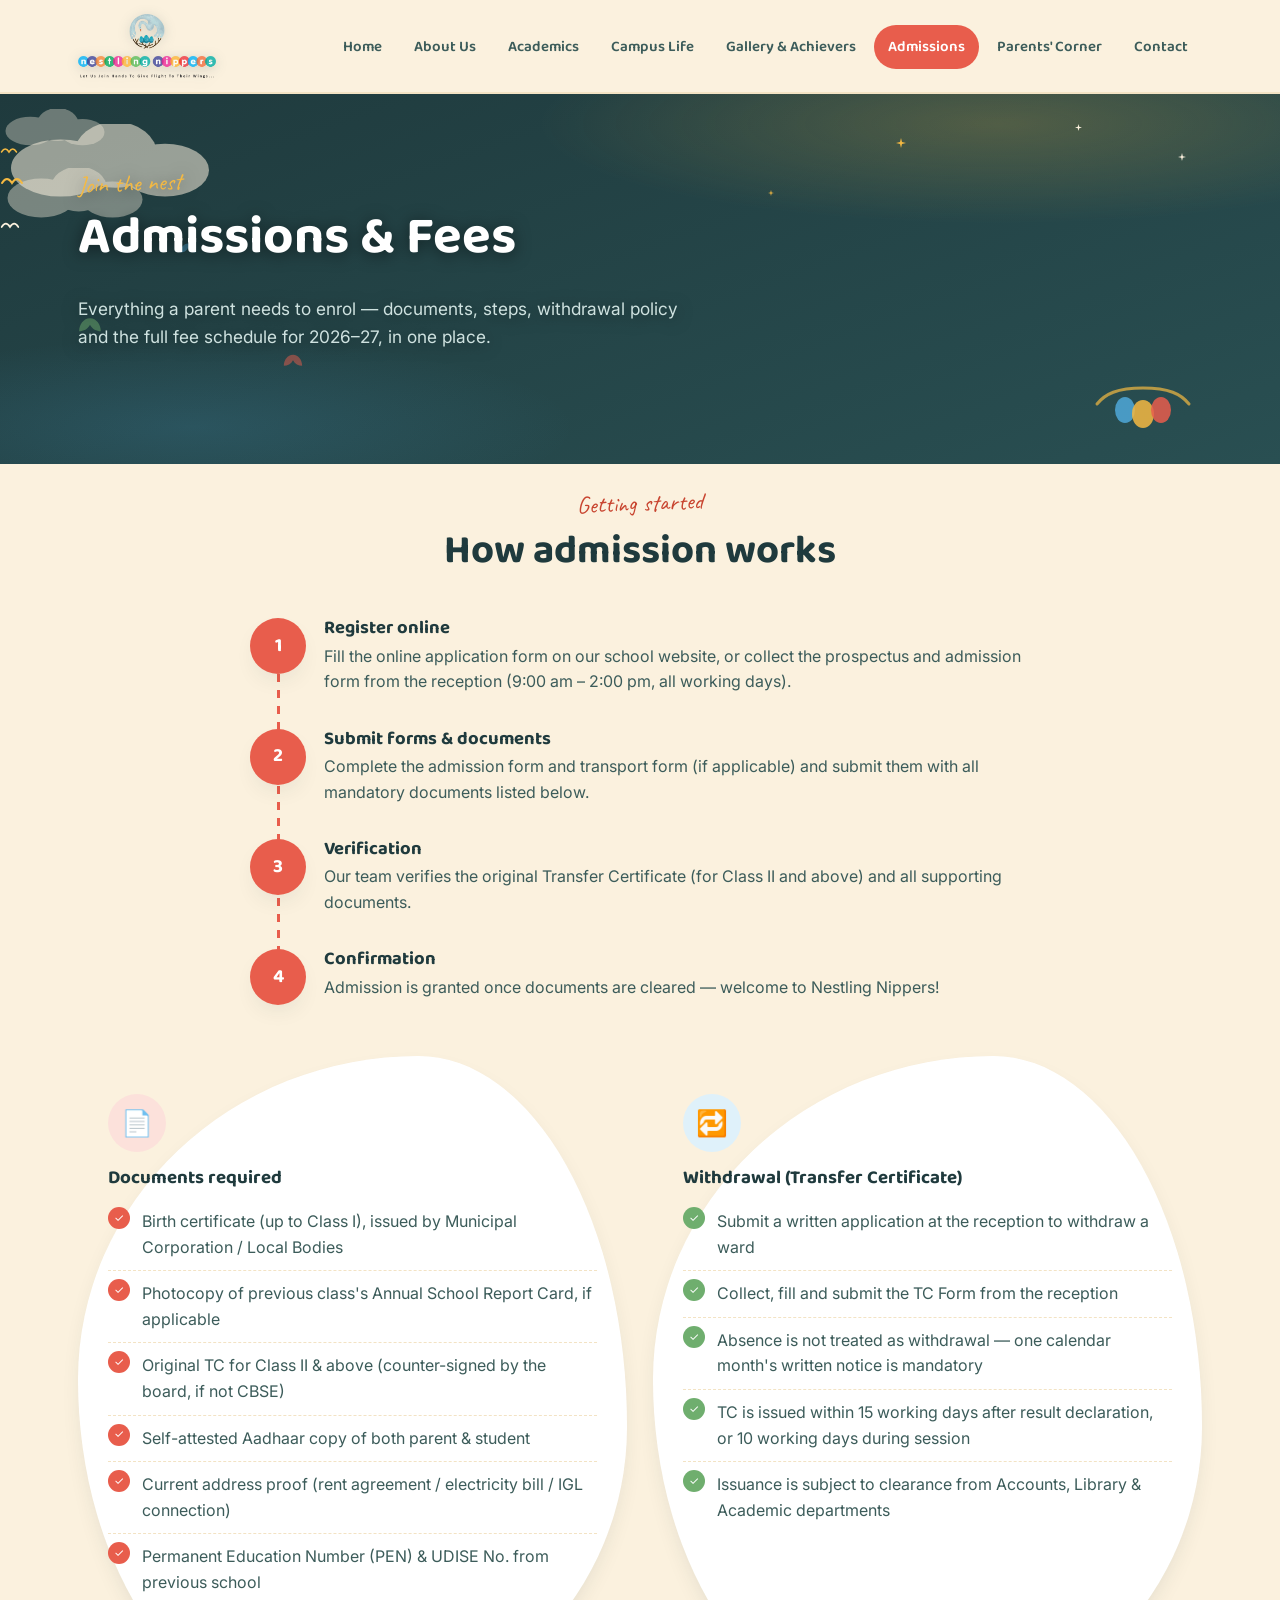
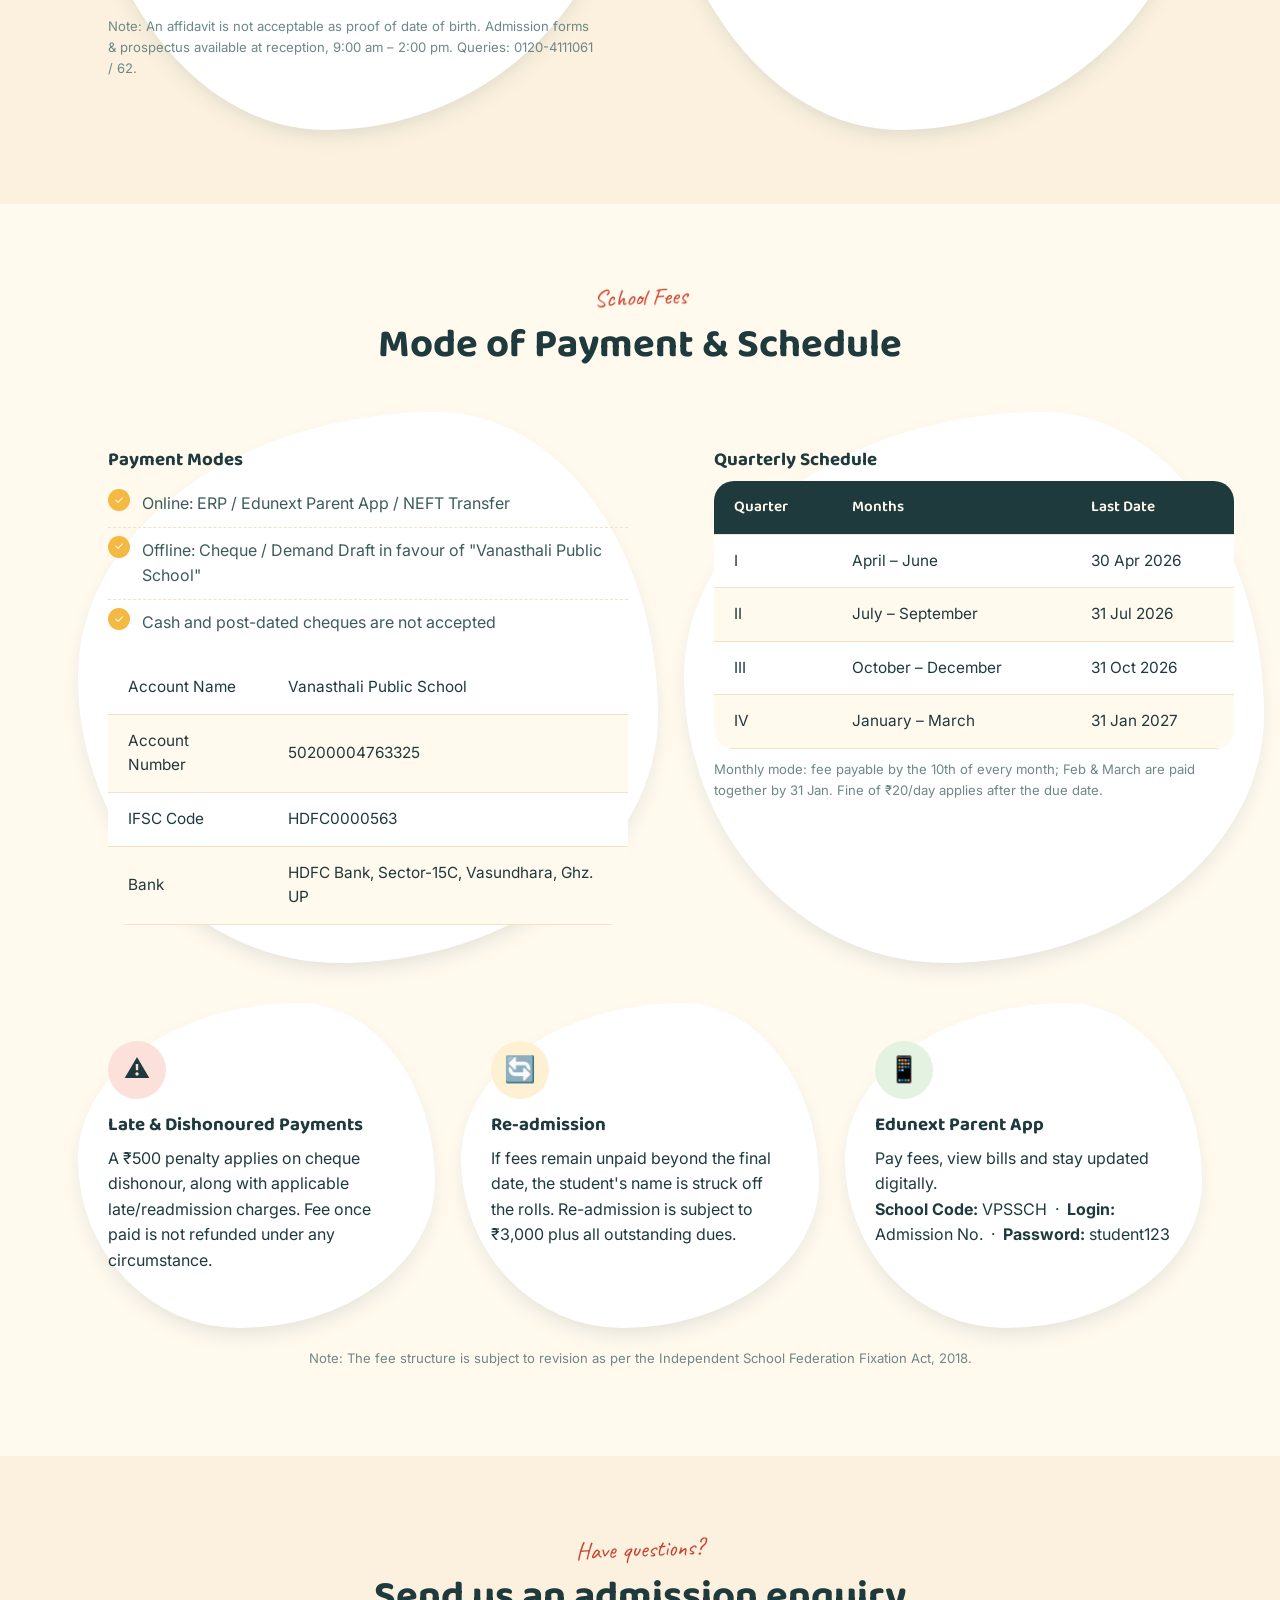
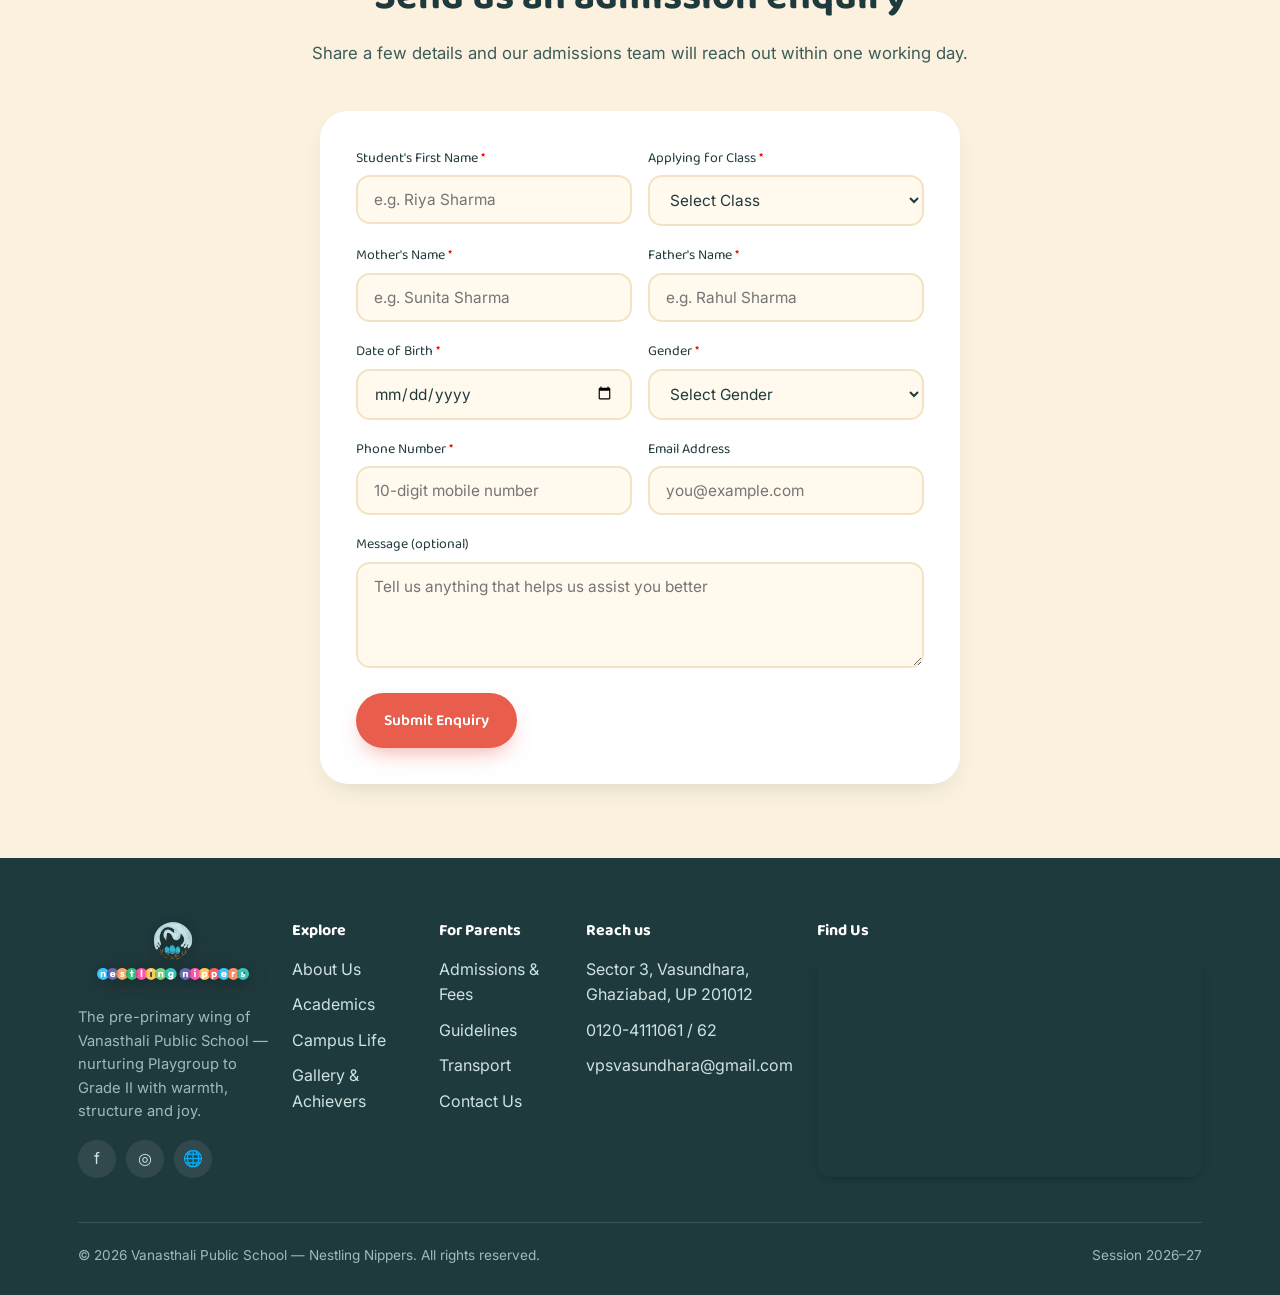
<file: admissions.html>
<!DOCTYPE html>
<html lang="en">
<head>
<meta charset="UTF-8">
<meta name="viewport" content="width=device-width, initial-scale=1.0">
<title>Admissions &amp; Fees | Nestling Nippers</title>
<meta name="description" content="Admission process, required documents, withdrawal policy and fee schedule for Nestling Nippers.">
<link rel="icon" type="image/png" href="logo.png">
<link rel="canonical" href="https://www.nestlingnippers.in/admissions.html">
<meta name="robots" content="index, follow">
<meta name="theme-color" content="#1F3A3D">
<meta name="author" content="Vanasthali Public School">
<link rel="stylesheet" href="css/style.css">

<!-- MOBILE RESPONSIVENESS PATCH -->
<style>
  * {
    box-sizing: border-box;
  }
  input, select, textarea {
    width: 100%;
    max-width: 100%;
  }
  @media (max-width: 768px) {
    .field-row {
      display: flex;
      flex-direction: column;
      gap: 15px;
      margin-bottom: 15px;
    }
    .grid-2, .grid-3 {
      display: flex;
      flex-direction: column;
      gap: 20px;
    }
    .form-card {
      padding: 25px 15px;
      margin: 0 10px;
    }
    .field-row .field {
      width: 100%;
    }
  }
  /* honeypot — invisible to humans, catches basic bots */
  .hp-field{
    position: absolute !important;
    left: -9999px !important;
    width: 1px; height: 1px; overflow: hidden;
  }
</style>
</head>
<body>

<header class="site-header">
  <div class="header-inner">
    <a href="index.html" class="logo">
      <img src="logo.png" class="logo-mark" alt="Nestling Nippers — Vanasthali Public School">
    </a>
    <nav class="main-nav" id="mainNav">
      <ul>
        <li><a href="index.html">Home</a></li>
        <li><a href="about.html">About Us</a></li>
        <li><a href="academics.html">Academics</a></li>
        <li><a href="campus-life.html">Campus Life</a></li>
        <li><a href="gallery.html">Gallery &amp; Achievers</a></li>
        <li><a href="admissions.html">Admissions</a></li>
        <li><a href="parents.html">Parents' Corner</a></li>
        <li><a href="contact.html">Contact</a></li>
      </ul>
    </nav>
    <button class="nav-toggle" id="navToggle" aria-label="Toggle menu" aria-expanded="false">
      <span></span><span></span><span></span>
    </button>
  </div>
</header>

<section class="page-hero">
  <div class="hero-video-wrap">
    <div class="skel" style="position:absolute;inset:0;">
      <video autoplay muted loop playsinline aria-hidden="true">
        <source src="school.mp4" type="video/mp4">
      </video>
    </div>
  </div>
  <div class="hero-anim" aria-hidden="true">
    <div class="h-sky-glow"></div>
    <!-- SVG Animations left untouched -->
    <svg class="h-star" style="top:12%;left:70%" width="10" height="10" viewBox="0 0 10 10"><path d="M5 0 L6 4 L10 5 L6 6 L5 10 L4 6 L0 5 L4 4 Z" fill="#F4B942"/></svg>
    <svg class="h-star s2" style="top:8%;left:84%" width="7" height="7" viewBox="0 0 10 10"><path d="M5 0 L6 4 L10 5 L6 6 L5 10 L4 6 L0 5 L4 4 Z" fill="#FBF1DE"/></svg>
    <svg class="h-star s3" style="top:26%;left:60%" width="6" height="6" viewBox="0 0 10 10"><path d="M5 0 L6 4 L10 5 L6 6 L5 10 L4 6 L0 5 L4 4 Z" fill="#F4B942"/></svg>
    <svg class="h-star s4" style="top:16%;left:92%" width="8" height="8" viewBox="0 0 10 10"><path d="M5 0 L6 4 L10 5 L6 6 L5 10 L4 6 L0 5 L4 4 Z" fill="#FBF1DE"/></svg>
    <svg class="h-cloud c1" viewBox="0 0 200 70" fill="#FBF1DE"><ellipse cx="55" cy="40" rx="45" ry="26"/><ellipse cx="105" cy="28" rx="38" ry="30"/><ellipse cx="150" cy="42" rx="40" ry="24"/></svg>
    <svg class="h-cloud c2" viewBox="0 0 200 70" fill="#FBF1DE"><ellipse cx="55" cy="40" rx="45" ry="26"/><ellipse cx="105" cy="28" rx="38" ry="30"/><ellipse cx="150" cy="42" rx="40" ry="24"/></svg>
    <svg class="h-cloud c3" viewBox="0 0 200 70" fill="#FBF1DE"><ellipse cx="55" cy="40" rx="45" ry="26"/><ellipse cx="105" cy="28" rx="38" ry="30"/><ellipse cx="150" cy="42" rx="40" ry="24"/></svg>
    <svg class="h-bird b1" width="24" height="16" viewBox="0 0 24 16"><path d="M2 8 Q7 0 12 8 Q17 0 22 8" stroke="#F4B942" stroke-width="2" fill="none" stroke-linecap="round"/></svg>
    <svg class="h-bird b2" width="20" height="14" viewBox="0 0 24 16"><path d="M2 8 Q7 0 12 8 Q17 0 22 8" stroke="#FBF1DE" stroke-width="2" fill="none" stroke-linecap="round"/></svg>
    <svg class="h-bird b3" width="18" height="12" viewBox="0 0 24 16"><path d="M2 8 Q7 0 12 8 Q17 0 22 8" stroke="#F4B942" stroke-width="2" fill="none" stroke-linecap="round"/></svg>
    <svg class="h-leaf l1" viewBox="0 0 24 24" fill="#6FAE6E"><path d="M12 2C6 2 2 8 2 14c4 0 8-2 10-6 2 4 6 6 10 6 0-6-4-12-10-12Z"/></svg>
    <svg class="h-leaf l2" viewBox="0 0 24 24" fill="#4FA8D8"><path d="M12 2C6 2 2 8 2 14c4 0 8-2 10-6 2 4 6 6 10 6 0-6-4-12-10-12Z"/></svg>
    <svg class="h-leaf l3" viewBox="0 0 24 24" fill="#E85D4C"><path d="M12 2C6 2 2 8 2 14c4 0 8-2 10-6 2 4 6 6 10 6 0-6-4-12-10-12Z"/></svg>
    <svg class="h-nest-float" viewBox="0 0 120 90" fill="none">
      <path d="M14 60c8-10 20-16 46-16s38 6 46 16" stroke="#F4B942" stroke-width="3" stroke-linecap="round" fill="none" opacity=".7"/>
      <ellipse cx="42" cy="66" rx="10" ry="13" fill="#4FA8D8" opacity=".85"/>
      <ellipse cx="60" cy="70" rx="11" ry="14" fill="#F4B942" opacity=".85"/>
      <ellipse cx="78" cy="66" rx="10" ry="13" fill="#E85D4C" opacity=".85"/>
    </svg>
  </div>
  <div class="container">
    <span class="eyebrow">Join the nest</span>
    <h1>Admissions &amp; Fees</h1>
    <p>Everything a parent needs to enrol — documents, steps, withdrawal policy and the full fee schedule for 2026–27, in one place.</p>
  </div></section>

<!-- ================= HOW TO APPLY ================= -->
<section style="padding-top:20px;" id="apply">
  <div class="container">
    <div class="section-head reveal">
      <span class="eyebrow">Getting started</span>
      <h2>How admission works</h2>
    </div>
    <div class="timeline reveal">
      <div class="timeline-item">
        <div class="timeline-num">1</div>
        <h3>Register online</h3>
        <p>Fill the online application form on our school website, or collect the prospectus and admission form from the reception (9:00 am – 2:00 pm, all working days).</p>
      </div>
      <div class="timeline-item">
        <div class="timeline-num">2</div>
        <h3>Submit forms &amp; documents</h3>
        <p>Complete the admission form and transport form (if applicable) and submit them with all mandatory documents listed below.</p>
      </div>
      <div class="timeline-item">
        <div class="timeline-num">3</div>
        <h3>Verification</h3>
        <p>Our team verifies the original Transfer Certificate (for Class II and above) and all supporting documents.</p>
      </div>
      <div class="timeline-item">
        <div class="timeline-num">4</div>
        <h3>Confirmation</h3>
        <p>Admission is granted once documents are cleared — welcome to Nestling Nippers!</p>
      </div>
    </div>

    <div class="grid grid-2" style="margin-top:56px;">
      <div class="blob-card reveal">
        <div class="blob-icon" style="background:var(--coral-tint);">📄</div>
        <h3>Documents required</h3>
        <ul class="check-list coral">
          <li>Birth certificate (up to Class I), issued by Municipal Corporation / Local Bodies</li>
          <li>Photocopy of previous class's Annual School Report Card, if applicable</li>
          <li>Original TC for Class II &amp; above (counter-signed by the board, if not CBSE)</li>
          <li>Self-attested Aadhaar copy of both parent &amp; student</li>
          <li>Current address proof (rent agreement / electricity bill / IGL connection)</li>
          <li>Permanent Education Number (PEN) &amp; UDISE No. from previous school</li>
        </ul>
        <p class="form-note">Note: An affidavit is not acceptable as proof of date of birth. Admission forms &amp; prospectus available at reception, 9:00 am – 2:00 pm. Queries: 0120-4111061 / 62.</p>
      </div>
      <div class="blob-card reveal">
        <div class="blob-icon" style="background:var(--sky-tint);">🔁</div>
        <h3>Withdrawal (Transfer Certificate)</h3>
        <ul class="check-list">
          <li>Submit a written application at the reception to withdraw a ward</li>
          <li>Collect, fill and submit the TC Form from the reception</li>
          <li>Absence is not treated as withdrawal — one calendar month's written notice is mandatory</li>
          <li>TC is issued within 15 working days after result declaration, or 10 working days during session</li>
          <li>Issuance is subject to clearance from Accounts, Library &amp; Academic departments</li>
        </ul>
      </div>
    </div>
  </div>
</section>

<!-- ================= FEES ================= -->
<section class="section-alt" id="fees">
  <div class="container">
    <div class="section-head reveal">
      <span class="eyebrow">School Fees</span>
      <h2>Mode of Payment &amp; Schedule</h2>
    </div>

    <div class="grid grid-2" style="margin-bottom:40px;">
      <div class="blob-card reveal">
        <h3>Payment Modes</h3>
        <ul class="check-list sun">
          <li>Online: ERP / Edunext Parent App / NEFT Transfer</li>
          <li>Offline: Cheque / Demand Draft in favour of "Vanasthali Public School"</li>
          <li>Cash and post-dated cheques are not accepted</li>
        </ul>
        <div class="table-wrap" style="box-shadow:none; margin-top:16px;">
          <table>
            <tbody>
              <tr><td>Account Name</td><td>Vanasthali Public School</td></tr>
              <tr><td>Account Number</td><td>50200004763325</td></tr>
              <tr><td>IFSC Code</td><td>HDFC0000563</td></tr>
              <tr><td>Bank</td><td>HDFC Bank, Sector-15C, Vasundhara, Ghz. UP</td></tr>
            </tbody>
          </table>
        </div>
      </div>
      <div class="blob-card reveal">
        <h3>Quarterly Schedule</h3>
        <div class="table-wrap" style="box-shadow:none;">
          <table>
            <thead><tr><th>Quarter</th><th>Months</th><th>Last Date</th></tr></thead>
            <tbody>
              <tr><td>I</td><td>April – June</td><td>30 Apr 2026</td></tr>
              <tr><td>II</td><td>July – September</td><td>31 Jul 2026</td></tr>
              <tr><td>III</td><td>October – December</td><td>31 Oct 2026</td></tr>
              <tr><td>IV</td><td>January – March</td><td>31 Jan 2027</td></tr>
            </tbody>
          </table>
        </div>
        <p class="form-note">Monthly mode: fee payable by the 10th of every month; Feb &amp; March are paid together by 31 Jan. Fine of ₹20/day applies after the due date.</p>
      </div>
    </div>

    <div class="grid grid-3 reveal">
      <div class="blob-card">
        <div class="blob-icon" style="background:var(--coral-tint);">⚠️</div>
        <h3>Late &amp; Dishonoured Payments</h3>
        <p>A ₹500 penalty applies on cheque dishonour, along with applicable late/readmission charges. Fee once paid is not refunded under any circumstance.</p>
      </div>
      <div class="blob-card">
        <div class="blob-icon" style="background:var(--sun-tint);">🔄</div>
        <h3>Re-admission</h3>
        <p>If fees remain unpaid beyond the final date, the student's name is struck off the rolls. Re-admission is subject to ₹3,000 plus all outstanding dues.</p>
      </div>
      <div class="blob-card">
        <div class="blob-icon" style="background:var(--leaf-tint);">📱</div>
        <h3>Edunext Parent App</h3>
        <p>Pay fees, view bills and stay updated digitally.<br><strong>School Code:</strong> VPSSCH &nbsp;·&nbsp; <strong>Login:</strong> Admission No. &nbsp;·&nbsp; <strong>Password:</strong> student123</p>
      </div>
    </div>
    <p class="form-note text-center reveal" style="margin-top:20px;">Note: The fee structure is subject to revision as per the Independent School Federation Fixation Act, 2018.</p>
  </div>
</section>

<!-- ================= CTA / ENQUIRY ================= -->
<section id="enquiry">
  <div class="container">
    <div class="section-head reveal">
      <span class="eyebrow">Have questions?</span>
      <h2>Send us an admission enquiry</h2>
      <p>Share a few details and our admissions team will reach out within one working day.</p>
    </div>
    <div class="form-card reveal" style="max-width:640px; margin:0 auto;">
      <!-- ID CHANGED TO erpForm SO OLD JS DOESN'T HIJACK IT -->
      <form id="erpForm" novalidate>

        <!-- Honeypot: invisible to real visitors, but basic bots that
             auto-fill every field will fill this one too — we silently
             drop the submission if it's non-empty. This does NOT stop
             someone who scripts a direct POST to the ERP endpoint itself
             (that's outside what any front-end field can prevent) — it
             only filters the common "fill every input" bot pattern. -->
        <div class="hp-field" aria-hidden="true">
          <label for="website">Leave this field empty</label>
          <input type="text" id="website" name="website" tabindex="-1" autocomplete="off">
        </div>

        <!-- Row 1 -->
        <div class="field-row">
          <div class="field">
            <label for="parentName">Student's First Name <span style="color:red">*</span></label>
            <input type="text" id="parentName" name="parentName" placeholder="e.g. Riya Sharma" required>
          </div>
          <div class="field">
            <label for="childClass">Applying for Class <span style="color:red">*</span></label>
            <!-- Class IDs confirmed from the real Edunext dropdown (select2 result IDs) -->
            <select id="childClass" name="childClass" required>
              <option value="" disabled selected>Select Class</option>
              <option value="21">Playgroup</option>
              <option value="1">Nursery</option>
              <option value="2">L.K.G.</option>
              <option value="3">U.K.G.</option>
              <option value="4">Class I</option>
              <option value="5">Class II</option>
            </select>
          </div>
        </div>

        <!-- Row 2 -->
        <div class="field-row">
          <div class="field">
            <label for="motherName">Mother's Name <span style="color:red">*</span></label>
            <input type="text" id="motherName" name="motherName" placeholder="e.g. Sunita Sharma" required>
          </div>
          <div class="field">
            <label for="fatherName">Father's Name <span style="color:red">*</span></label>
            <input type="text" id="fatherName" name="fatherName" placeholder="e.g. Rahul Sharma" required>
          </div>
        </div>

        <!-- Row 3 -->
        <div class="field-row">
          <div class="field">
            <label for="dob">Date of Birth <span style="color:red">*</span></label>
            <input type="date" id="dob" name="dob" required>
          </div>
          <div class="field">
             <label for="gender">Gender <span style="color:red">*</span></label>
             <select id="gender" name="gender" required>
                <option value="" disabled selected>Select Gender</option>
                <option value="1">Male</option>
                <option value="2">Female</option>
             </select>
          </div>
        </div>

        <!-- Row 4 -->
        <div class="field-row">
          <div class="field">
            <label for="phone">Phone Number <span style="color:red">*</span></label>
            <input type="tel" id="phone" name="phone" placeholder="10-digit mobile number"
                   pattern="[0-9]{10}" maxlength="10" inputmode="numeric" required
                   title="Enter a 10-digit mobile number, numbers only">
          </div>
          <div class="field">
            <label for="email">Email Address</label>
            <input type="email" id="email" name="email" placeholder="you@example.com">
          </div>
        </div>

        <!-- Row 5 -->
        <div class="field">
          <label for="message">Message (optional)</label>
          <textarea id="message" name="message" rows="4" placeholder="Tell us anything that helps us assist you better"></textarea>
        </div>

        <button type="submit" class="btn btn-primary">Submit Enquiry</button>
        <div id="formStatus" role="status" style="margin-top: 15px; font-weight: 500;"></div>
      </form>
    </div>
  </div>
</section>

<button id="backToTop" aria-label="Back to top">↑</button>

<footer class="site-footer">
  <div class="container">
    <div class="footer-grid">
      <div>
        <div class="footer-logo">
          <span class="logo-mark-chip"><img src="logo.png" class="logo-mark" alt="Nestling Nippers — Vanasthali Public School"></span>
        </div>
        <p class="foot-desc">The pre-primary wing of Vanasthali Public School — nurturing Playgroup to Grade II with warmth, structure and joy.</p>
       <div class="social-row">
          <a href="https://www.facebook.com/profile.php?id=100092033057684" target="_blank" rel="noopener" aria-label="Facebook">f</a>
          <a href="https://www.instagram.com/vanasthalipublicschool_3/" target="_blank" rel="noopener" aria-label="Instagram">◎</a>
          <a href="https://vanasthalischool.in" target="_blank" rel="noopener" aria-label="Website">🌐</a>
        </div>
      </div>
      <div>
        <h4>Explore</h4>
        <ul>
          <li><a href="about.html">About Us</a></li>
          <li><a href="academics.html">Academics</a></li>
          <li><a href="campus-life.html">Campus Life</a></li>
          <li><a href="gallery.html">Gallery &amp; Achievers</a></li>
        </ul>
      </div>
      <div>
        <h4>For Parents</h4>
        <ul>
          <li><a href="admissions.html">Admissions &amp; Fees</a></li>
          <li><a href="parents.html">Guidelines</a></li>
          <li><a href="parents.html#transport">Transport</a></li>
          <li><a href="contact.html">Contact Us</a></li>
        </ul>
      </div>
      <div>
        <h4>Reach us</h4>
        <ul>
          <li>Sector 3, Vasundhara, Ghaziabad, UP 201012</li>
          <li>0120-4111061 / 62</li>
          <li>vpsvasundhara@gmail.com</li>
        </ul>
      </div>
      <div>
        <h4>Find Us</h4>
        <div class="map-container">
          <iframe src="https://www.google.com/maps/embed?pb=!1m18!1m12!1m3!1d3500.843307976024!2d77.38362382537093!3d28.66441002564738!2m3!1f0!2f0!3f0!3m2!1i1024!2i768!4f13.1!3m3!1m2!1s0x390cf073104068f9%3A0x43183137aa753761!2sVANASTHALI%20PUBLIC%20SCHOOL%2C%20Sector%203%2C%20Vasundhara%2C%20Ghaziabad%2C%20Uttar%20Pradesh%20201012!5e0!3m2!1sen!2sin!4v1787373208218!5m2!1sen!2sin" allowfullscreen loading="lazy" referrerpolicy="strict-origin-when-cross-origin" title="Vanasthali Public School location"></iframe>
        </div>
      </div>
    </div>
    <div class="footer-bottom">
      <span>© <span class="year-now">2026</span> Vanasthali Public School — Nestling Nippers. All rights reserved.</span>
      <span>Session 2026–27</span>
    </div>
  </div>
</footer>

<script src="js/script.js"></script>
<script>
document.addEventListener('DOMContentLoaded', function() {
    const contactForm = document.getElementById('erpForm');
    const formStatus = document.getElementById('formStatus');

    if(contactForm) {
        contactForm.addEventListener('submit', async function(e) {
            e.preventDefault();

            // Honeypot check — if this hidden field got filled in,
            // it's almost certainly a bot. Pretend to succeed and stop.
            const honeypot = document.getElementById('website');
            if (honeypot && honeypot.value.trim() !== '') {
                formStatus.innerText = "Thank you! Your enquiry has been received.";
                formStatus.style.color = "green";
                contactForm.reset();
                return;
            }

            if (!contactForm.checkValidity()) {
                contactForm.reportValidity();
                return;
            }

            const submitBtn = contactForm.querySelector('button[type="submit"]');
            const originalBtnText = submitBtn.innerText;
            submitBtn.innerText = "Submitting to ERP...";
            submitBtn.disabled = true;
            formStatus.innerText = "";

            const parentName = document.getElementById('parentName').value;
            const childClassID = document.getElementById('childClass').value;
            const phone = document.getElementById('phone').value;
            const email = document.getElementById('email').value;
            const motherName = document.getElementById('motherName').value;
            const fatherName = document.getElementById('fatherName').value;
            const genderId = document.getElementById('gender').value;

            // Format to DD-MM-YYYY
            const dobRaw = document.getElementById('dob').value;
            let formattedDob = '';
            if(dobRaw) {
                const parts = dobRaw.split('-');
                if(parts.length === 3) {
                    formattedDob = `${parts[2]}-${parts[1]}-${parts[0]}`;
                }
            }

            const params = new URLSearchParams();
            params.append('thankspage', '');
            params.append('dynamicformid', '');
            params.append('source', '');
            params.append('is_dynamic_call', '1');
            params.append('isweb', '1');
            params.append('academicyearid', '6');
            params.append('classid', childClassID);
            params.append('firstname', parentName);
            params.append('mothername', motherName);
            params.append('fathername', fatherName);
            params.append('dateofbirth', formattedDob);
            params.append('mobileno', phone);
            params.append('emailid', email);
            params.append('genderid', genderId);
            params.append('religionid', '');
            params.append('currentschoolname', '');
            params.append('address', '');
            params.append('city', '');
            params.append('state', '');
            params.append('country', '');
            params.append('pin', '');
            params.append('sourceofinformationid', '');

            try {
                // mode: 'no-cors' — IMPORTANT: this endpoint's response only
                // sends Access-Control-Allow-Origin for the ERP's own
                // domain, not for our site's real domain. That means once
                // this page is live on our actual domain (not
                // vanasthali3.edunexttechnologies.com), a normal fetch()
                // call would still successfully DELIVER the POST to the
                // server, but the browser would block JS from reading the
                // response — showing parents a false "Network Error" even
                // though their enquiry was actually saved. Using 'no-cors'
                // avoids that false failure: the request still goes
                // through exactly the same way, we just stop trying to
                // read a response we're not allowed to read anyway.
                await fetch('https://vanasthali3.edunexttechnologies.com/Exclusion/CreateStudentEnquiry', {
                    method: 'POST',
                    mode: 'no-cors',
                    headers: {
                        'Content-Type': 'application/x-www-form-urlencoded'
                    },
                    body: params.toString()
                });

                // With no-cors we can't inspect status/body — a resolved
                // promise here means the request was sent successfully.
                formStatus.innerText = "Thank you! Your enquiry has been submitted.";
                formStatus.style.color = "green";
                contactForm.reset();
            } catch (error) {
                // This only fires for genuine network failures (offline,
                // DNS issue, etc.) — not for CORS response-reading issues.
                console.error('Error:', error);
                formStatus.innerText = "Network error — please check your connection and try again, or call us at 0120-4111061.";
                formStatus.style.color = "red";
            } finally {
                submitBtn.innerText = originalBtnText;
                submitBtn.disabled = false;
            }
        });
    }
});
</script>
</body>
</html>
</file>
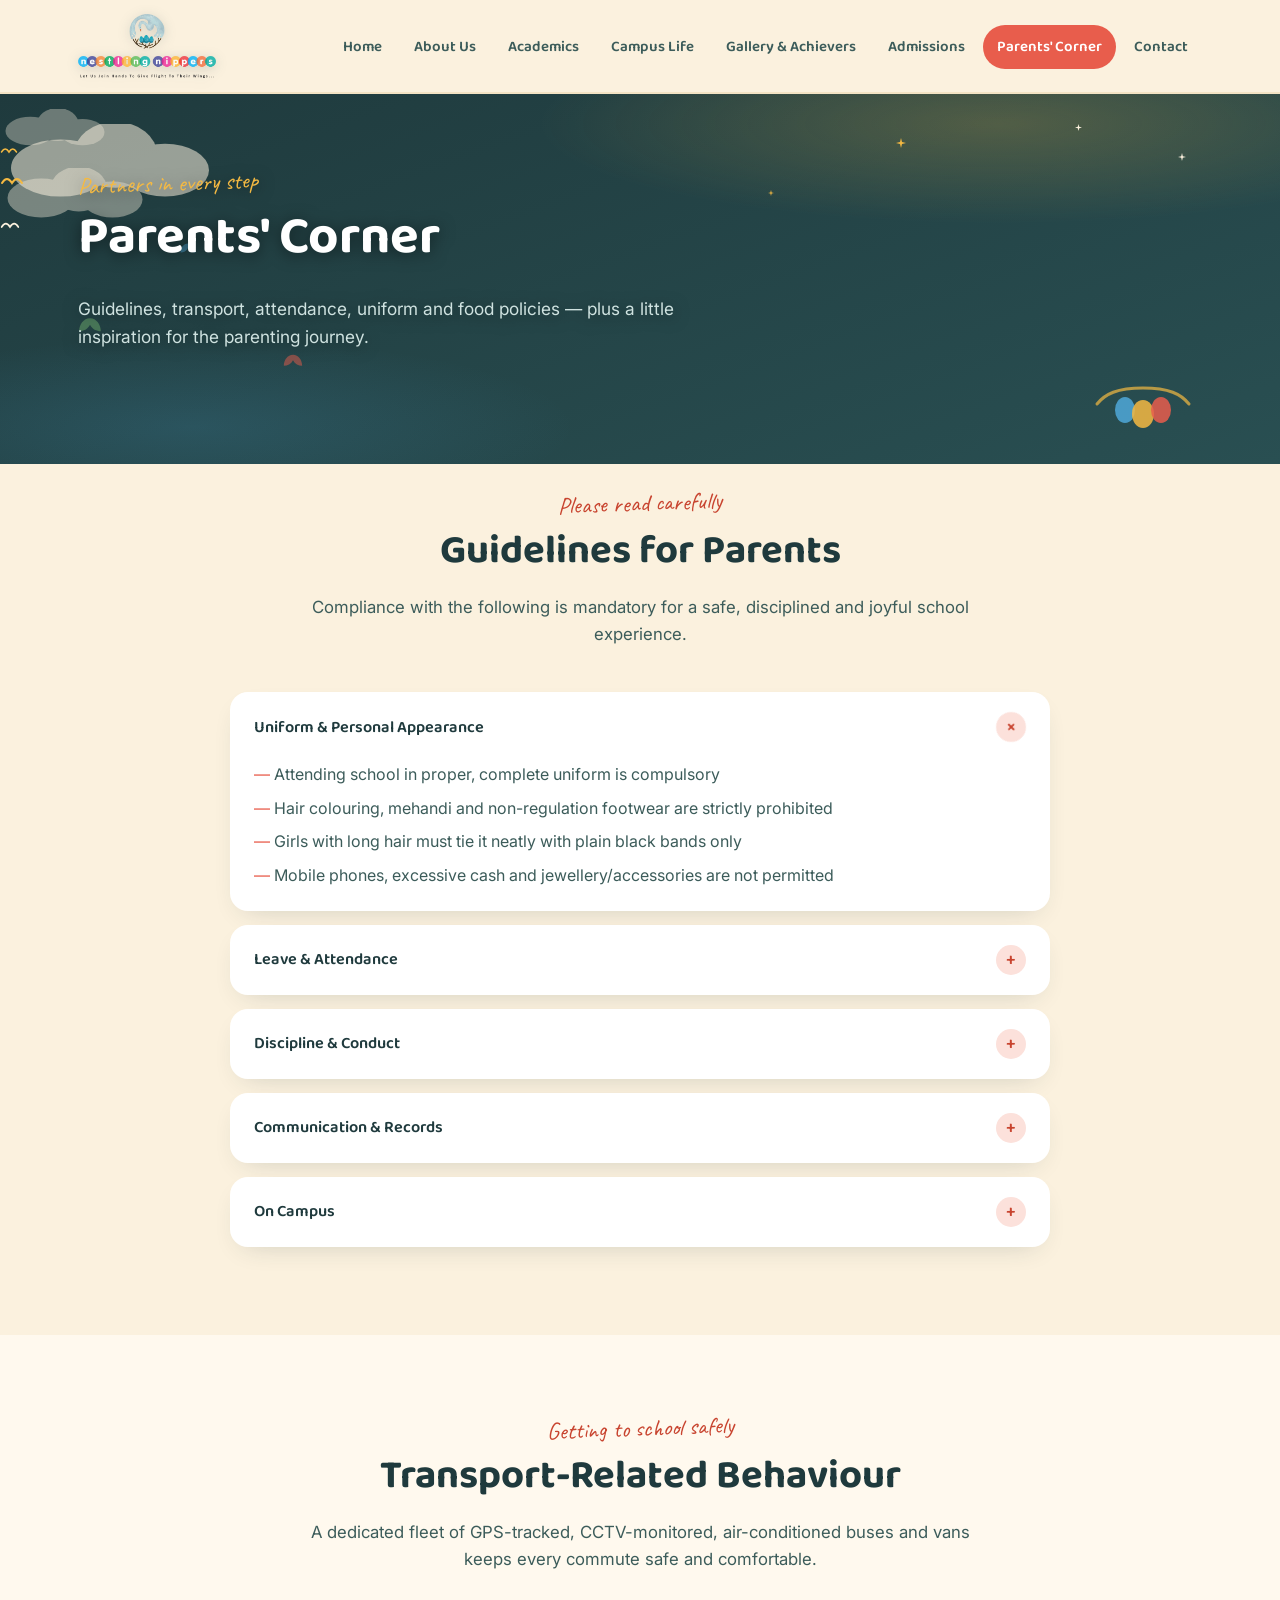
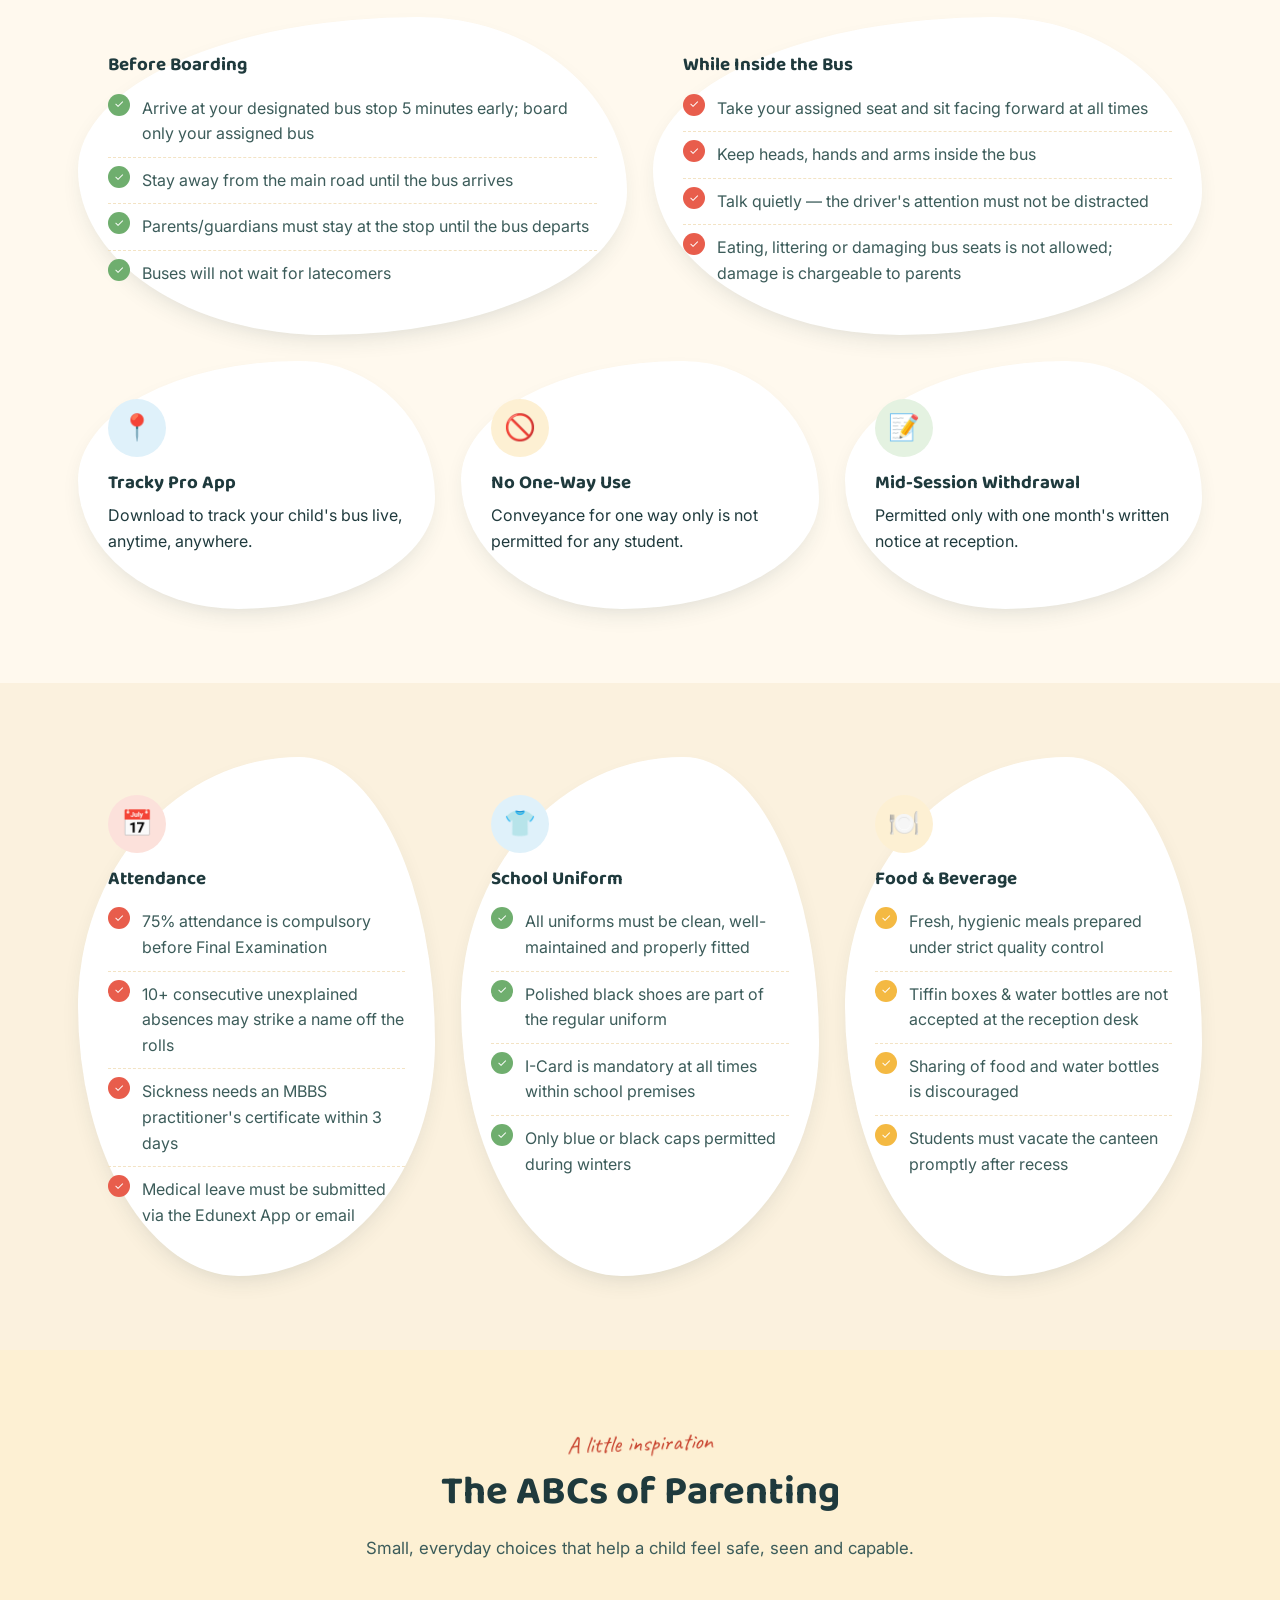
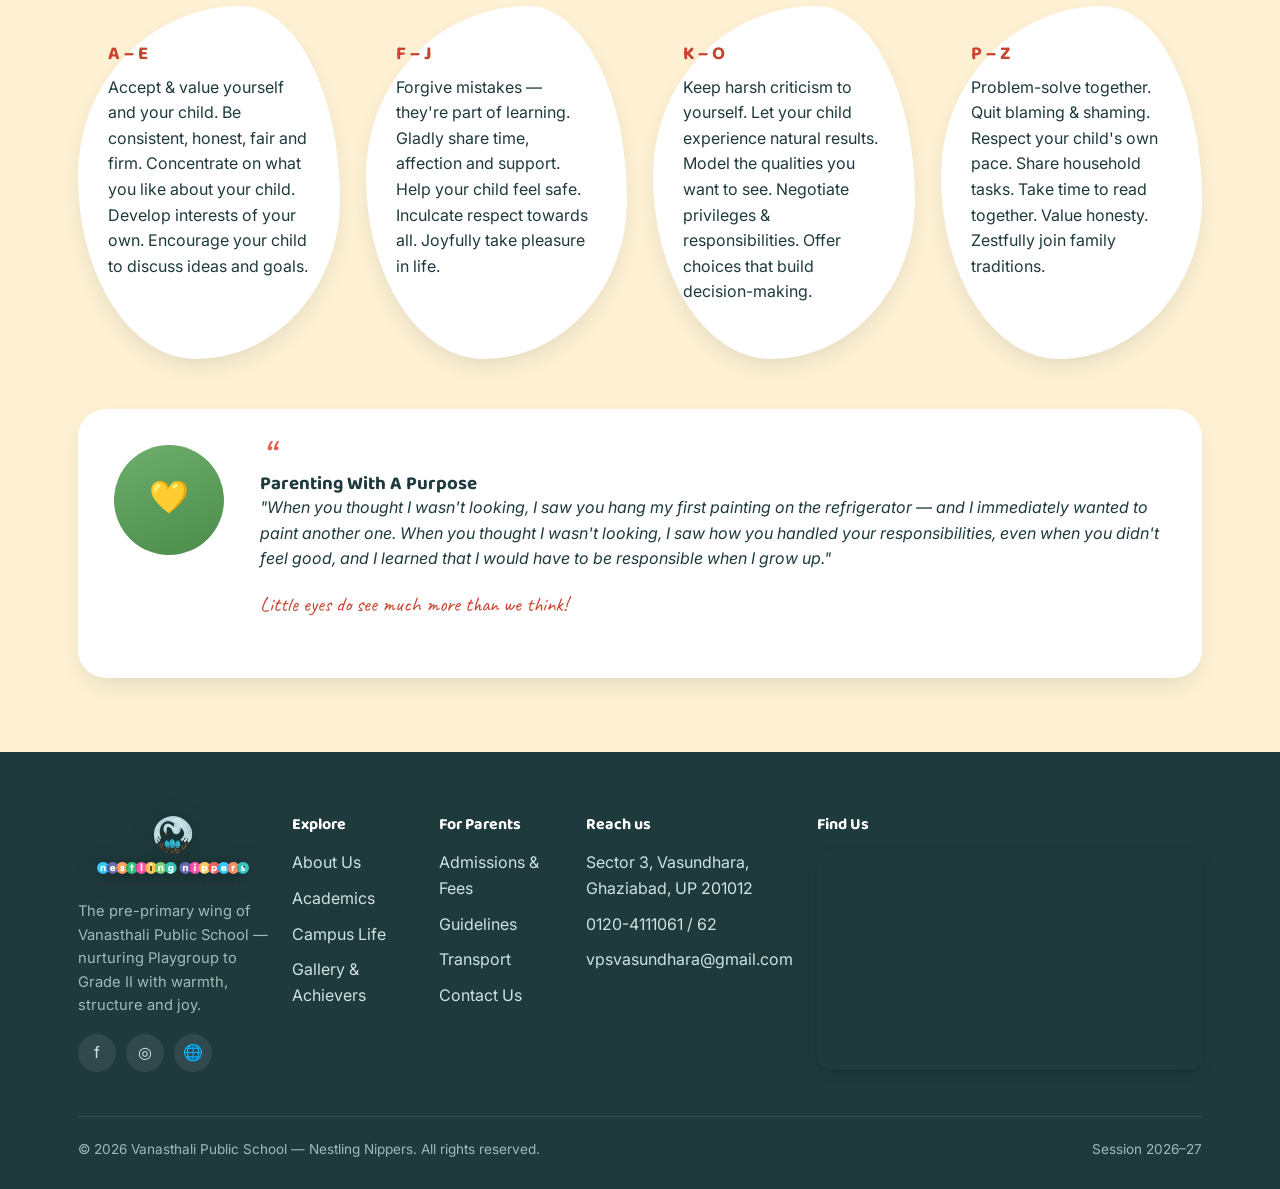
<file: parents.html>
<!DOCTYPE html>
<html lang="en">
<head>
<meta charset="UTF-8">
<meta name="viewport" content="width=device-width, initial-scale=1.0">
<title>Parents' Corner | Nestling Nippers</title>
<meta name="description" content="Guidelines for parents, transport, attendance, uniform, food policy and parenting tips at Nestling Nippers.">
<link rel="icon" type="image/png" href="logo.png">
<link rel="canonical" href="https://www.nestlingnippers.in/parents.html">
<meta name="robots" content="index, follow">
<meta name="theme-color" content="#1F3A3D">
<meta name="author" content="Vanasthali Public School">

<!-- Open Graph -->
<meta property="og:type" content="website">
<meta property="og:site_name" content="Nestling Nippers — Vanasthali Public School">
<meta property="og:title" content="Parents' Corner | Nestling Nippers">
<meta property="og:description" content="Guidelines for parents, transport, attendance, uniform, food policy and parenting tips at Nestling Nippers.">
<meta property="og:url" content="https://www.nestlingnippers.in/parents.html">
<meta property="og:image" content="https://www.nestlingnippers.in/assets/images/og-cover.jpg">
<meta property="og:locale" content="en_IN">

<!-- Twitter Card -->
<meta name="twitter:card" content="summary_large_image">
<meta name="twitter:title" content="Parents' Corner | Nestling Nippers">
<meta name="twitter:description" content="Guidelines for parents, transport, attendance, uniform, food policy and parenting tips at Nestling Nippers.">
<meta name="twitter:image" content="https://www.nestlingnippers.in/assets/images/og-cover.jpg">
<link rel="stylesheet" href="css/style.css">
</head>
<body>

<header class="site-header">
  <div class="header-inner">
    <a href="index.html" class="logo">
      <img src="logo.png" class="logo-mark" alt="Nestling Nippers — Vanasthali Public School">
    </a>
    <nav class="main-nav" id="mainNav">
      <ul>
        <li><a href="index.html">Home</a></li>
        <li><a href="about.html">About Us</a></li>
        <li><a href="academics.html">Academics</a></li>
        <li><a href="campus-life.html">Campus Life</a></li>
        <li><a href="gallery.html">Gallery &amp; Achievers</a></li>
        <li><a href="admissions.html">Admissions</a></li>
        <li><a href="parents.html">Parents' Corner</a></li>
        <li><a href="contact.html">Contact</a></li>
      </ul>
    </nav>
    <button class="nav-toggle" id="navToggle" aria-label="Toggle menu" aria-expanded="false">
      <span></span><span></span><span></span>
    </button>
  </div>
</header>

<section class="page-hero">
  <div class="hero-video-wrap">
    <div class="skel" style="position:absolute;inset:0;">
      <video autoplay muted loop playsinline aria-hidden="true">
        <source src="school.mp4" type="video/mp4">
      </video>
    </div>
  </div>
  <div class="hero-anim" aria-hidden="true">
    <div class="h-sky-glow"></div>
    <svg class="h-star" style="top:12%;left:70%" width="10" height="10" viewBox="0 0 10 10"><path d="M5 0 L6 4 L10 5 L6 6 L5 10 L4 6 L0 5 L4 4 Z" fill="#F4B942"/></svg>
    <svg class="h-star s2" style="top:8%;left:84%" width="7" height="7" viewBox="0 0 10 10"><path d="M5 0 L6 4 L10 5 L6 6 L5 10 L4 6 L0 5 L4 4 Z" fill="#FBF1DE"/></svg>
    <svg class="h-star s3" style="top:26%;left:60%" width="6" height="6" viewBox="0 0 10 10"><path d="M5 0 L6 4 L10 5 L6 6 L5 10 L4 6 L0 5 L4 4 Z" fill="#F4B942"/></svg>
    <svg class="h-star s4" style="top:16%;left:92%" width="8" height="8" viewBox="0 0 10 10"><path d="M5 0 L6 4 L10 5 L6 6 L5 10 L4 6 L0 5 L4 4 Z" fill="#FBF1DE"/></svg>

    <svg class="h-cloud c1" viewBox="0 0 200 70" fill="#FBF1DE"><ellipse cx="55" cy="40" rx="45" ry="26"/><ellipse cx="105" cy="28" rx="38" ry="30"/><ellipse cx="150" cy="42" rx="40" ry="24"/></svg>
    <svg class="h-cloud c2" viewBox="0 0 200 70" fill="#FBF1DE"><ellipse cx="55" cy="40" rx="45" ry="26"/><ellipse cx="105" cy="28" rx="38" ry="30"/><ellipse cx="150" cy="42" rx="40" ry="24"/></svg>
    <svg class="h-cloud c3" viewBox="0 0 200 70" fill="#FBF1DE"><ellipse cx="55" cy="40" rx="45" ry="26"/><ellipse cx="105" cy="28" rx="38" ry="30"/><ellipse cx="150" cy="42" rx="40" ry="24"/></svg>

    <svg class="h-bird b1" width="24" height="16" viewBox="0 0 24 16"><path d="M2 8 Q7 0 12 8 Q17 0 22 8" stroke="#F4B942" stroke-width="2" fill="none" stroke-linecap="round"/></svg>
    <svg class="h-bird b2" width="20" height="14" viewBox="0 0 24 16"><path d="M2 8 Q7 0 12 8 Q17 0 22 8" stroke="#FBF1DE" stroke-width="2" fill="none" stroke-linecap="round"/></svg>
    <svg class="h-bird b3" width="18" height="12" viewBox="0 0 24 16"><path d="M2 8 Q7 0 12 8 Q17 0 22 8" stroke="#F4B942" stroke-width="2" fill="none" stroke-linecap="round"/></svg>

    <svg class="h-leaf l1" viewBox="0 0 24 24" fill="#6FAE6E"><path d="M12 2C6 2 2 8 2 14c4 0 8-2 10-6 2 4 6 6 10 6 0-6-4-12-10-12Z"/></svg>
    <svg class="h-leaf l2" viewBox="0 0 24 24" fill="#4FA8D8"><path d="M12 2C6 2 2 8 2 14c4 0 8-2 10-6 2 4 6 6 10 6 0-6-4-12-10-12Z"/></svg>
    <svg class="h-leaf l3" viewBox="0 0 24 24" fill="#E85D4C"><path d="M12 2C6 2 2 8 2 14c4 0 8-2 10-6 2 4 6 6 10 6 0-6-4-12-10-12Z"/></svg>

    <svg class="h-nest-float" viewBox="0 0 120 90" fill="none">
      <path d="M14 60c8-10 20-16 46-16s38 6 46 16" stroke="#F4B942" stroke-width="3" stroke-linecap="round" fill="none" opacity=".7"/>
      <ellipse cx="42" cy="66" rx="10" ry="13" fill="#4FA8D8" opacity=".85"/>
      <ellipse cx="60" cy="70" rx="11" ry="14" fill="#F4B942" opacity=".85"/>
      <ellipse cx="78" cy="66" rx="10" ry="13" fill="#E85D4C" opacity=".85"/>
    </svg>
  </div>
  <div class="container">
    <span class="eyebrow">Partners in every step</span>
    <h1>Parents' Corner</h1>
    <p>Guidelines, transport, attendance, uniform and food policies — plus a little inspiration for the parenting journey.</p>
  </div></section>

<!-- ================= GUIDELINES ACCORDION ================= -->
<section style="padding-top:20px;" id="guidelines">
  <div class="container">
    <div class="section-head reveal">
      <span class="eyebrow">Please read carefully</span>
      <h2>Guidelines for Parents</h2>
      <p>Compliance with the following is mandatory for a safe, disciplined and joyful school experience.</p>
    </div>
    <div style="max-width:820px; margin:0 auto;" class="reveal">

      <div class="accordion-item open">
        <button class="accordion-btn"><span>Uniform &amp; Personal Appearance</span><span class="plus">+</span></button>
        <div class="accordion-panel" style="max-height:400px;">
          <div class="accordion-panel-inner">
            <ul>
              <li>Attending school in proper, complete uniform is compulsory</li>
              <li>Hair colouring, mehandi and non-regulation footwear are strictly prohibited</li>
              <li>Girls with long hair must tie it neatly with plain black bands only</li>
              <li>Mobile phones, excessive cash and jewellery/accessories are not permitted</li>
            </ul>
          </div>
        </div>
      </div>

      <div class="accordion-item">
        <button class="accordion-btn"><span>Leave &amp; Attendance</span><span class="plus">+</span></button>
        <div class="accordion-panel">
          <div class="accordion-panel-inner">
            <ul>
              <li>Requests for short leave or half-day during school hours are not entertained</li>
              <li>Unwell students must not be sent to school; leave after arrival is not granted on medical grounds</li>
              <li>Long leave is sanctioned only for valid medical reasons with timely written application</li>
              <li>Absence beyond 10 days without prior approval may strike the student's name off the rolls</li>
            </ul>
          </div>
        </div>
      </div>

      <div class="accordion-item">
        <button class="accordion-btn"><span>Discipline &amp; Conduct</span><span class="plus">+</span></button>
        <div class="accordion-panel">
          <div class="accordion-panel-inner">
            <ul>
              <li>Bullying, fighting, abusive language or misconduct invites strict disciplinary action</li>
              <li>Students must carry all required belongings from home — items are not accepted at the gate</li>
              <li>Parents meet teachers only by prior appointment on designated days</li>
              <li>Birthday celebrations must stay simple and confined to classmates; gifts should not exceed ₹5 in value</li>
            </ul>
          </div>
        </div>
      </div>

      <div class="accordion-item">
        <button class="accordion-btn"><span>Communication &amp; Records</span><span class="plus">+</span></button>
        <div class="accordion-panel">
          <div class="accordion-panel-inner">
            <ul>
              <li>All communication must bear the scholar number, name, grade and section</li>
              <li>Check your child's almanac daily and countersign any teacher's note</li>
              <li>Use the Edunext ERP app for syllabus, homework, circulars and fee details</li>
              <li>Notify the school promptly of any change in address or phone number</li>
            </ul>
          </div>
        </div>
      </div>

      <div class="accordion-item">
        <button class="accordion-btn"><span>On Campus</span><span class="plus">+</span></button>
        <div class="accordion-panel">
          <div class="accordion-panel-inner">
            <ul>
              <li>Dress modestly and presentably while visiting the school; shorts/chappals are discouraged</li>
              <li>Children should not carry sharp objects like knives or paper cutters</li>
              <li>The school is not responsible for incidents occurring outside school premises or hours</li>
              <li>Parents are expected to attend all PTMs and stay actively involved in academic progress</li>
            </ul>
          </div>
        </div>
      </div>

    </div>
  </div>
</section>

<!-- ================= TRANSPORT ================= -->
<section class="section-alt" id="transport">
  <div class="container">
    <div class="section-head reveal">
      <span class="eyebrow">Getting to school safely</span>
      <h2>Transport-Related Behaviour</h2>
      <p>A dedicated fleet of GPS-tracked, CCTV-monitored, air-conditioned buses and vans keeps every commute safe and comfortable.</p>
    </div>
    <div class="grid grid-2">
      <div class="blob-card reveal">
        <h3>Before Boarding</h3>
        <ul class="check-list">
          <li>Arrive at your designated bus stop 5 minutes early; board only your assigned bus</li>
          <li>Stay away from the main road until the bus arrives</li>
          <li>Parents/guardians must stay at the stop until the bus departs</li>
          <li>Buses will not wait for latecomers</li>
        </ul>
      </div>
      <div class="blob-card reveal">
        <h3>While Inside the Bus</h3>
        <ul class="check-list coral">
          <li>Take your assigned seat and sit facing forward at all times</li>
          <li>Keep heads, hands and arms inside the bus</li>
          <li>Talk quietly — the driver's attention must not be distracted</li>
          <li>Eating, littering or damaging bus seats is not allowed; damage is chargeable to parents</li>
        </ul>
      </div>
    </div>
    <div class="grid grid-3 reveal" style="margin-top:26px;">
      <div class="blob-card"><div class="blob-icon" style="background:var(--sky-tint);">📍</div><h3>Tracky Pro App</h3><p>Download to track your child's bus live, anytime, anywhere.</p></div>
      <div class="blob-card"><div class="blob-icon" style="background:var(--sun-tint);">🚫</div><h3>No One-Way Use</h3><p>Conveyance for one way only is not permitted for any student.</p></div>
      <div class="blob-card"><div class="blob-icon" style="background:var(--leaf-tint);">📝</div><h3>Mid-Session Withdrawal</h3><p>Permitted only with one month's written notice at reception.</p></div>
    </div>
  </div>
</section>

<!-- ================= ATTENDANCE / UNIFORM / FOOD ================= -->
<section id="attendance">
  <div class="container">
    <div class="grid grid-3">
      <div class="blob-card reveal">
        <div class="blob-icon" style="background:var(--coral-tint);">📅</div>
        <h3>Attendance</h3>
        <ul class="check-list coral">
          <li>75% attendance is compulsory before Final Examination</li>
          <li>10+ consecutive unexplained absences may strike a name off the rolls</li>
          <li>Sickness needs an MBBS practitioner's certificate within 3 days</li>
          <li>Medical leave must be submitted via the Edunext App or email</li>
        </ul>
      </div>
      <div class="blob-card reveal">
        <div class="blob-icon" style="background:var(--sky-tint);">👕</div>
        <h3>School Uniform</h3>
        <ul class="check-list">
          <li>All uniforms must be clean, well-maintained and properly fitted</li>
          <li>Polished black shoes are part of the regular uniform</li>
          <li>I-Card is mandatory at all times within school premises</li>
          <li>Only blue or black caps permitted during winters</li>
        </ul>
      </div>
      <div class="blob-card reveal">
        <div class="blob-icon" style="background:var(--sun-tint);">🍽️</div>
        <h3>Food &amp; Beverage</h3>
        <ul class="check-list sun">
          <li>Fresh, hygienic meals prepared under strict quality control</li>
          <li>Tiffin boxes &amp; water bottles are not accepted at the reception desk</li>
          <li>Sharing of food and water bottles is discouraged</li>
          <li>Students must vacate the canteen promptly after recess</li>
        </ul>
      </div>
    </div>
  </div>
</section>

<!-- ================= PARENTING TIPS ================= -->
<section class="section-tint-sun" id="parenting-tips">
  <div class="container">
    <div class="section-head reveal">
      <span class="eyebrow">A little inspiration</span>
      <h2>The ABCs of Parenting</h2>
      <p>Small, everyday choices that help a child feel safe, seen and capable.</p>
    </div>
    <div class="grid grid-4 reveal">
      <div class="blob-card"><h3 style="color:var(--coral-deep);">A – E</h3><p>Accept &amp; value yourself and your child. Be consistent, honest, fair and firm. Concentrate on what you like about your child. Develop interests of your own. Encourage your child to discuss ideas and goals.</p></div>
      <div class="blob-card"><h3 style="color:var(--coral-deep);">F – J</h3><p>Forgive mistakes — they're part of learning. Gladly share time, affection and support. Help your child feel safe. Inculcate respect towards all. Joyfully take pleasure in life.</p></div>
      <div class="blob-card"><h3 style="color:var(--coral-deep);">K – O</h3><p>Keep harsh criticism to yourself. Let your child experience natural results. Model the qualities you want to see. Negotiate privileges &amp; responsibilities. Offer choices that build decision-making.</p></div>
      <div class="blob-card"><h3 style="color:var(--coral-deep);">P – Z</h3><p>Problem-solve together. Quit blaming &amp; shaming. Respect your child's own pace. Share household tasks. Take time to read together. Value honesty. Zestfully join family traditions.</p></div>
    </div>

    <div class="message-card reveal" style="margin-top:50px;">
      <div class="portrait" style="background:linear-gradient(160deg,var(--leaf),#4a8c49);">💛</div>
      <div>
        <span class="quote-mark">“</span>
        <h3>Parenting With A Purpose</h3>
        <p><em>"When you thought I wasn't looking, I saw you hang my first painting on the refrigerator — and I immediately wanted to paint another one. When you thought I wasn't looking, I saw how you handled your responsibilities, even when you didn't feel good, and I learned that I would have to be responsible when I grow up."</em></p>
        <p style="font-family:var(--font-script); font-size:1.3rem; color:var(--coral-deep);">Little eyes do see much more than we think!</p>
      </div>
    </div>
  </div>
</section>

<button id="backToTop" aria-label="Back to top">↑</button>

<footer class="site-footer">
  <div class="container">
    <div class="footer-grid">
      <div>
        <div class="footer-logo">
          <span class="logo-mark-chip"><img src="logo.png" class="logo-mark" alt="Nestling Nippers — Vanasthali Public School"></span>
        </div>
        <p class="foot-desc">The pre-primary wing of Vanasthali Public School — nurturing Playgroup to Grade II with warmth, structure and joy.</p>
       <div class="social-row">
          <a href="https://www.facebook.com/profile.php?id=100092033057684" target="_blank" rel="noopener" aria-label="Facebook">f</a>
          <a href="https://www.instagram.com/vanasthalipublicschool_3/" target="_blank" rel="noopener" aria-label="Instagram">◎</a>
          <a href="https://vanasthalischool.in" target="_blank" rel="noopener" aria-label="Website">🌐</a>
        </div>
      </div>
      <div>
        <h4>Explore</h4>
        <ul>
          <li><a href="about.html">About Us</a></li>
          <li><a href="academics.html">Academics</a></li>
          <li><a href="campus-life.html">Campus Life</a></li>
          <li><a href="gallery.html">Gallery &amp; Achievers</a></li>
        </ul>
      </div>
      <div>
        <h4>For Parents</h4>
        <ul>
          <li><a href="admissions.html">Admissions &amp; Fees</a></li>
          <li><a href="parents.html">Guidelines</a></li>
          <li><a href="parents.html#transport">Transport</a></li>
          <li><a href="contact.html">Contact Us</a></li>
        </ul>
      </div>
      <div>
        <h4>Reach us</h4>
        <ul>
          <li>Sector 3, Vasundhara, Ghaziabad, UP 201012</li>
          <li>0120-4111061 / 62</li>
          <li>vpsvasundhara@gmail.com</li>
        </ul>
      </div>
      <div>
        <h4>Find Us</h4>
        <div class="map-container">
          <iframe src="https://www.google.com/maps/embed?pb=!1m18!1m12!1m3!1d3500.843307976024!2d77.38362382537093!3d28.66441002564738!2m3!1f0!2f0!3f0!3m2!1i1024!2i768!4f13.1!3m3!1m2!1s0x390cf073104068f9%3A0x43183137aa753761!2sVANASTHALI%20PUBLIC%20SCHOOL%2C%20Sector%203%2C%20Vasundhara%2C%20Ghaziabad%2C%20Uttar%20Pradesh%20201012!5e0!3m2!1sen!2sin!4v1787373208218!5m2!1sen!2sin" allowfullscreen loading="lazy" referrerpolicy="strict-origin-when-cross-origin" title="Vanasthali Public School location"></iframe>
        </div>
      </div>
    </div>
    <div class="footer-bottom">
      <span>© <span class="year-now">2026</span> Vanasthali Public School — Nestling Nippers. All rights reserved.</span>
      <span>Session 2026–27</span>
    </div>
  </div>
</footer>

<script src="js/script.js"></script>
</body>
</html>
</file>
<file: css/style.css>
/* ============================================================
   NESTLING NIPPERS — shared stylesheet
   Design system: warm nest palette, rounded "Baloo 2" display type,
   organic egg/blob shapes, scalloped cloud dividers.
   ============================================================ */

@import url('https://fonts.googleapis.com/css2?family=Baloo+2:wght@500;600;700;800&family=Inter:wght@400;500;600;700&family=Caveat:wght@600;700&display=swap');

:root {
  /* palette */
  --cream: #FBF1DE;
  --cream-soft: #FFF9EE;
  --cream-deep: #F3E3C4;
  --ink: #1F3A3D;
  --ink-soft: #3C5C5A;
  --ink-faint: #6D8886;
  --coral: #E85D4C;
  --coral-deep: #C8442F;
  --coral-tint: #FCE1DB;
  --sun: #F4B942;
  --sun-tint: #FDF0D3;
  --sky: #4FA8D8;
  --sky-tint: #DFF1FA;
  --leaf: #6FAE6E;
  --leaf-tint: #E4F2E1;
  --plum: #8C5E9C;
  --plum-tint: #EDE1F2;
  --bubble-pink: #E8609C;
  --bubble-teal: #3FB6A8;
  --bubble-orange: #F0894A;
  --white: #ffffff;

  --font-display: 'Baloo 2', ui-rounded, system-ui, sans-serif;
  --font-body: 'Inter', system-ui, sans-serif;
  --font-script: 'Caveat', cursive;

  --radius-blob: 62% 38% 55% 45% / 48% 55% 45% 52%;
  --radius-blob2: 42% 58% 63% 37% / 55% 42% 58% 45%;
  --shadow-soft: 0 18px 40px -18px rgba(31, 58, 61, 0.28);
  --shadow-card: 0 10px 28px -14px rgba(31, 58, 61, 0.24);
  --container: 1180px;
}

*,
*::before,
*::after {
  box-sizing: border-box;
}

html {
  scroll-behavior: smooth;
}

body {
  margin: 0;
  font-family: var(--font-body);
  color: var(--ink);
  background: var(--cream);
  line-height: 1.6;
  -webkit-font-smoothing: antialiased;
  opacity: 0;
  animation: pageFadeIn .55s ease .05s forwards;
}

@keyframes pageFadeIn {
  from {
    opacity: 0;
    transform: translateY(6px);
  }

  to {
    opacity: 1;
    transform: translateY(0);
  }
}

a {
  transition: color .2s ease, background-color .2s ease;
}

img {
  max-width: 100%;
  display: block;
}

a {
  color: inherit;
  text-decoration: none;
}

ul {
  margin: 0;
  padding: 0;
  list-style: none;
}

h1,
h2,
h3,
h4 {
  font-family: var(--font-display);
  margin: 0 0 .5em;
  line-height: 1.15;
  color: var(--ink);
  font-weight: 700;
}

p {
  margin: 0 0 1em;
}

.container {
  max-width: var(--container);
  margin: 0 auto;
  padding: 0 28px;
}

:focus-visible {
  outline: 3px solid var(--coral);
  outline-offset: 3px;
  border-radius: 4px;
}

@media (prefers-reduced-motion: reduce) {
  * {
    animation-duration: .001ms !important;
    animation-iteration-count: 1 !important;
    transition-duration: .001ms !important;
    scroll-behavior: auto !important;
  }
}

/* ---------- eyebrow / script label ---------- */
.eyebrow {
  font-family: var(--font-script);
  font-size: 1.5rem;
  color: var(--coral-deep);
  display: inline-block;
  margin-bottom: 6px;
  transform: rotate(-2deg);
}

.section-head {
  max-width: 680px;
  margin: 0 auto 44px;
  text-align: center;
}

.section-head h2 {
  font-size: clamp(1.7rem, 3.4vw, 2.5rem);
}

.section-head p {
  color: var(--ink-soft);
  font-size: 1.05rem;
}

.section-head.align-left {
  margin: 0 0 40px;
  text-align: left;
}

/* ---------- buttons ---------- */
.btn {
  display: inline-flex;
  align-items: center;
  gap: 8px;
  font-family: var(--font-display);
  font-weight: 600;
  font-size: .98rem;
  padding: 13px 26px;
  border-radius: 100px;
  border: 2px solid transparent;
  cursor: pointer;
  transition: transform .18s ease, box-shadow .18s ease, background .18s ease;
}

.btn-primary {
  background: var(--coral);
  color: var(--white);
  box-shadow: 0 10px 22px -8px rgba(232, 93, 76, .55);
}

.btn-primary:hover {
  transform: translateY(-2px);
  box-shadow: 0 14px 26px -8px rgba(232, 93, 76, .6);
}

.btn-outline {
  background: transparent;
  border-color: var(--ink);
  color: var(--ink);
}

.btn-outline:hover {
  background: var(--ink);
  color: var(--cream-soft);
  transform: translateY(-2px);
}

.btn-light {
  background: var(--white);
  color: var(--coral-deep);
}

.btn-light:hover {
  transform: translateY(-2px);
  box-shadow: 0 12px 22px -10px rgba(0, 0, 0, .25);
}

.btn-sm {
  padding: 9px 18px;
  font-size: .88rem;
}

/* ============================================================
   HEADER / NAV
   ============================================================ */
.site-header {
  position: sticky;
  top: 0;
  z-index: 200;
  background: rgba(251, 241, 222, 0.92);
  backdrop-filter: blur(8px);
  border-bottom: 2px solid var(--cream-deep);
}

.header-inner {
  max-width: var(--container);
  margin: 0 auto;
  padding: 14px 28px;
  display: flex;
  align-items: center;
  justify-content: space-between;
  gap: 20px;
}

.logo {
  display: flex;
  align-items: center;
  gap: 10px;
  flex-shrink: 0;
}

.logo-mark {
  height: 64px;
  width: auto;
  max-width: 190px;
  flex-shrink: 0;
  object-fit: contain;
  display: block;
  filter: drop-shadow(0 2px 6px rgba(31, 58, 61, .18));
}

@media (max-width:480px) {
  .logo-mark {
    height: 48px;
  }
}

/* ============================================================
   BUBBLE WORDMARK — "nestling nippers" hand-typed in the brand's
   colourful circle-letter style, plus the tagline. Real text
   (not an image) so it stays crisp at any size and any zoom.
   ============================================================ */
.brand-wordmark {
  display: flex;
  flex-direction: column;
  gap: 2px;
}

.bw-row {
  display: flex;
}

.bw-word {
  display: flex;
}

.bw-word+.bw-word {
  margin-left: .45em;
}

.bw-letter {
  --d: 34px;
  width: var(--d);
  height: var(--d);
  border-radius: 50%;
  display: flex;
  align-items: center;
  justify-content: center;
  color: var(--white);
  font-family: var(--font-display);
  font-weight: 700;
  font-size: calc(var(--d) * .5);
  line-height: 1;
  text-transform: lowercase;
  box-shadow: inset 0 -4px 6px rgba(0, 0, 0, .16), 0 2px 4px rgba(0, 0, 0, .12);
  margin-left: calc(var(--d) * -0.16);
  position: relative;
}

.bw-letter:first-child {
  margin-left: 0;
}

.bw-tagline {
  font-family: var(--font-body);
  font-weight: 600;
  font-size: .62em;
  letter-spacing: .14em;
  text-transform: uppercase;
  color: var(--ink-soft);
  white-space: nowrap;
}

/* header size */
.brand-wordmark.bw-sm .bw-letter {
  --d: 28px;
}

.brand-wordmark.bw-sm .bw-tagline {
  display: none;
}

/* footer / large size */
.brand-wordmark.bw-lg .bw-letter {
  --d: 40px;
}

.brand-wordmark.bw-lg .bw-tagline {
  color: #B9D2CF;
  margin-top: 6px;
  font-size: .6rem;
}

@media (max-width:480px) {
  .brand-wordmark.bw-sm .bw-letter {
    --d: 22px;
  }
}

.logo-text {
  font-family: var(--font-display);
  font-weight: 800;
  font-size: 1.28rem;
  color: var(--ink);
  letter-spacing: .2px;
}

.logo-text em {
  font-style: normal;
  color: var(--coral);
}

.logo-sub {
  display: block;
  font-family: var(--font-script);
  font-size: .85rem;
  color: var(--ink-soft);
  margin-top: -4px;
}

.main-nav ul {
  display: flex;
  align-items: center;
  gap: 4px;
  flex-wrap: wrap;
}

.main-nav a {
  font-family: var(--font-display);
  font-weight: 600;
  font-size: .94rem;
  padding: 10px 14px;
  border-radius: 100px;
  color: var(--ink-soft);
  transition: background .18s, color .18s;
  white-space: nowrap;
}

.main-nav a:hover,
.main-nav a.active-link {
  background: var(--coral);
  color: var(--white);
}

.nav-toggle {
  display: none;
  flex-direction: column;
  justify-content: center;
  gap: 5px;
  width: 42px;
  height: 42px;
  border-radius: 12px;
  border: 2px solid var(--ink);
  background: transparent;
  cursor: pointer;
  flex-shrink: 0;
}

.nav-toggle span {
  width: 20px;
  height: 2px;
  background: var(--ink);
  margin: 0 auto;
  transition: transform .25s, opacity .25s;
}

.nav-toggle.active span:nth-child(1) {
  transform: translateY(7px) rotate(45deg);
}

.nav-toggle.active span:nth-child(2) {
  opacity: 0;
}

.nav-toggle.active span:nth-child(3) {
  transform: translateY(-7px) rotate(-45deg);
}

@media screen and (max-width:991px) {
  .header-inner {
    position: relative;
  }

  .nav-toggle {
    display: flex !important;
  }

  .main-nav {
    display: block;
    position: absolute;
    top: 100%;
    left: 0;
    width: 100%;
    background: var(--cream-soft);
    padding: 0 0;
    box-shadow: 0 8px 20px -8px rgba(0, 0, 0, .18);
    z-index: 190;
    border-bottom: 2px solid var(--cream-deep);
    max-height: 0;
    overflow: hidden;
    opacity: 0;
    pointer-events: none;
    transform: translateY(-6px);
    transition: max-height .45s cubic-bezier(.22, .8, .32, 1), opacity .32s ease, transform .38s cubic-bezier(.22, .8, .32, 1), padding .45s ease;
  }

  .main-nav.active {
    max-height: 600px;
    opacity: 1;
    pointer-events: auto;
    transform: translateY(0);
    padding: 14px 0 20px;
  }

  .main-nav ul {
    flex-direction: column;
    align-items: center;
    gap: 6px;
  }

  .main-nav a {
    display: block;
    padding: 12px 20px;
    opacity: 0;
    transform: translateY(-6px);
    transition: opacity .35s ease, transform .35s ease;
  }

  .main-nav.active a {
    opacity: 1;
    transform: translateY(0);
  }

  .main-nav.active li:nth-child(1) a {
    transition-delay: .04s;
  }

  .main-nav.active li:nth-child(2) a {
    transition-delay: .08s;
  }

  .main-nav.active li:nth-child(3) a {
    transition-delay: .12s;
  }

  .main-nav.active li:nth-child(4) a {
    transition-delay: .16s;
  }

  .main-nav.active li:nth-child(5) a {
    transition-delay: .20s;
  }

  .main-nav.active li:nth-child(6) a {
    transition-delay: .24s;
  }

  .main-nav.active li:nth-child(7) a {
    transition-delay: .28s;
  }

  .main-nav.active li:nth-child(8) a {
    transition-delay: .32s;
  }
}

@media screen and (min-width:992px) {
  .nav-toggle {
    display: none !important;
  }

  .main-nav {
    display: block !important;
  }

  .main-nav ul {
    display: flex;
    flex-direction: row;
  }
}

/* ============================================================
   PAGE HERO (inner pages)
   ============================================================ */
.page-hero {
  position: relative;
  overflow: hidden;
  background: linear-gradient(160deg, var(--ink) 0%, #294f52 100%);
  color: var(--cream-soft);
  padding: 70px 0 96px;
}

.page-hero .eyebrow {
  color: var(--sun);
}

.page-hero h1 {
  color: var(--white);
  font-size: clamp(2.1rem, 5vw, 3.3rem);
}

.page-hero p {
  color: #CFE2E0;
  max-width: 600px;
  font-size: 1.08rem;
}

.page-hero .decor-egg {
  position: absolute;
  border-radius: 50%;
  opacity: .18;
}

.page-hero .container {
  position: relative;
  z-index: 3;
}

/* scalloped divider between hero and content (cloud/nest motif) */
.scallop {
  display: block;
  width: 100%;
  height: 60px;
  margin-top: -1px;
  position: relative;
  z-index: 3;
}

/* ============================================================
   HERO "VIDEO" — a looping, vector-animated scene.
   Pure SVG + CSS transforms: infinitely crisp at any screen size
   and any zoom level (no video file, so zero compression loss).
   ============================================================ */
.hero-anim {
  position: absolute;
  inset: 0;
  z-index: 1;
  overflow: hidden;
  pointer-events: none;
}

.hero-anim svg {
  position: absolute;
}

.h-sky-glow {
  position: absolute;
  inset: 0;
  background:
    radial-gradient(ellipse 60% 45% at 78% 8%, rgba(244, 185, 66, 0.22), transparent 60%),
    radial-gradient(ellipse 50% 40% at 15% 90%, rgba(79, 168, 216, 0.16), transparent 60%);
  animation: glowPulse 9s ease-in-out infinite;
}

@keyframes glowPulse {

  0%,
  100% {
    opacity: .75;
  }

  50% {
    opacity: 1;
  }
}

.h-star {
  animation: twinkle 3.4s ease-in-out infinite;
  transform-origin: center;
}

.h-star.s2 {
  animation-delay: .8s;
}

.h-star.s3 {
  animation-delay: 1.6s;
}

.h-star.s4 {
  animation-delay: 2.3s;
}

@keyframes twinkle {

  0%,
  100% {
    opacity: .25;
    transform: scale(.85);
  }

  50% {
    opacity: .9;
    transform: scale(1.1);
  }
}

.h-cloud {
  animation: driftCloud linear infinite;
  opacity: .55;
}

.h-cloud.c1 {
  top: 8%;
  width: 220px;
  animation-duration: 38s;
}

.h-cloud.c2 {
  top: 20%;
  width: 150px;
  animation-duration: 52s;
  animation-delay: -14s;
  opacity: .4;
}

.h-cloud.c3 {
  top: 4%;
  width: 110px;
  animation-duration: 30s;
  animation-delay: -6s;
  opacity: .35;
}

@keyframes driftCloud {
  from {
    transform: translateX(-22%);
  }

  to {
    transform: translateX(122%);
  }
}

.h-bird {
  animation: flyBird ease-in-out infinite;
}

.h-bird.b1 {
  top: 22%;
  animation-duration: 16s;
}

.h-bird.b2 {
  top: 34%;
  animation-duration: 21s;
  animation-delay: -6s;
}

.h-bird.b3 {
  top: 14%;
  animation-duration: 26s;
  animation-delay: -12s;
}

@keyframes flyBird {
  0% {
    transform: translate(-8%, 0) scale(.8);
    opacity: 0;
  }

  8% {
    opacity: 1;
  }

  50% {
    transform: translate(52%, -26px) scale(1);
  }

  92% {
    opacity: 1;
  }

  100% {
    transform: translate(112%, 14px) scale(.8);
    opacity: 0;
  }
}

.h-bird path {
  animation: flap .55s ease-in-out infinite alternate;
  transform-origin: 12px 8px;
}

@keyframes flap {
  from {
    transform: scaleY(1);
  }

  to {
    transform: scaleY(.35);
  }
}

.h-nest-float {
  position: absolute;
  right: 6%;
  bottom: 8%;
  width: 120px;
  animation: bob 5s ease-in-out infinite;
}

@keyframes bob {

  0%,
  100% {
    transform: translateY(0);
  }

  50% {
    transform: translateY(-14px);
  }
}

.h-leaf {
  position: absolute;
  animation: sway ease-in-out infinite;
  opacity: .5;
}

.h-leaf.l1 {
  left: 6%;
  top: 60%;
  width: 26px;
  animation-duration: 6s;
}

.h-leaf.l2 {
  left: 14%;
  top: 40%;
  width: 18px;
  animation-duration: 8s;
  animation-delay: -2s;
}

.h-leaf.l3 {
  left: 22%;
  top: 70%;
  width: 22px;
  animation-duration: 7s;
  animation-delay: -4s;
}

@keyframes sway {

  0%,
  100% {
    transform: translateY(0) rotate(-6deg);
  }

  50% {
    transform: translateY(-16px) rotate(8deg);
  }
}

@media (prefers-reduced-motion: reduce) {
  .hero-anim * {
    animation: none !important;
  }
}

@media (max-width:700px) {

  .h-cloud.c2,
  .h-bird.b3,
  .h-nest-float {
    display: none;
  }
}

/* ============================================================
   HERO VIDEO BACKGROUND
   Drop your own file at assets/video/hero-video.mp4 (any resolution).
   No resizing/re-encoding happens here — object-fit:cover only
   *frames* the video, it never downsamples or compresses it.
   If the file is missing/fails to load, JS (script.js) hides this
   layer and the animated SVG scene underneath shows instead.
   ============================================================ */
.hero-video-wrap {
  position: absolute;
  inset: 0;
  z-index: 1;
  overflow: hidden;
}

.hero-video-wrap video {
  width: 100%;
  height: 100%;
  object-fit: cover;
  display: block;
  /* no filter/blur/opacity here — keeps source quality 1:1 */
}

.hero-video-wrap::after {
  content: '';
  position: absolute;
  inset: 0;
  background:
    linear-gradient(115deg, rgba(10, 24, 26, .86) 0%, rgba(10, 24, 26, .62) 45%, rgba(10, 24, 26, .42) 100%),
    linear-gradient(0deg, rgba(10, 24, 26, .35) 0%, transparent 40%);
}

.page-hero .eyebrow,
.page-hero h1,
.page-hero p {
  text-shadow: 0 2px 16px rgba(0, 0, 0, .5);
  position: relative;
  z-index: 2;
}

.page-hero .hero-anim {
  z-index: 0;
  display: none;
}

.page-hero.no-video .hero-anim,
.hero-video-wrap.video-failed~.hero-anim {
  display: block;
}

.hero-video-wrap.video-failed {
  display: none;
}

.hero .hero-video-wrap {
  z-index: 0;
}

.hero .hero-video-wrap::after {
  background: rgba(251, 241, 222, 0.82);
}

.hero .hero-anim {
  z-index: 0;
  display: none;
}

.hero.no-video .hero-anim,
.hero .hero-video-wrap.video-failed~.hero-anim {
  display: block;
}

/* ============================================================
   SKELETON LOADING — every real photo/video loads behind a soft
   shimmer placeholder, then fades in once actually ready. Keeps
   layout stable and feels intentional instead of a layout jump.
   ============================================================ */
.skel {
  position: relative;
  overflow: hidden;
  background: var(--cream-deep);
}

.skel::before {
  content: '';
  position: absolute;
  inset: 0;
  z-index: 1;
  background: linear-gradient(100deg, transparent 0%, rgba(255, 255, 255, .55) 45%, transparent 90%);
  background-size: 200% 100%;
  animation: shimmer 1.4s ease-in-out infinite;
  opacity: 1;
  transition: opacity .3s ease;
}

.skel.loaded::before {
  opacity: 0;
  pointer-events: none;
}

@keyframes shimmer {
  0% {
    background-position: 150% 0;
  }

  100% {
    background-position: -50% 0;
  }
}

.skel img,
.skel video {
  width: 100%;
  height: 100%;
  object-fit: cover;
  display: block;
  opacity: 0;
  transition: opacity .5s ease;
}

.skel.loaded img,
.skel.loaded video {
  opacity: 1;
}

@media (prefers-reduced-motion: reduce) {
  .skel::before {
    animation: none;
  }
}



/* ============================================================
   HOME HERO
   ============================================================ */
.hero {
  position: relative;
  overflow: hidden;
  padding: 64px 0 40px;
  background:
    radial-gradient(circle at 85% 12%, var(--sun-tint) 0%, transparent 45%),
    radial-gradient(circle at 6% 85%, var(--sky-tint) 0%, transparent 40%),
    var(--cream);
}

.hero .container {
  position: relative;
  z-index: 3;
}

.hero .hero-anim {
  opacity: .55;
}

.hero .h-cloud {
  opacity: .3;
}

.hero-inner {
  display: grid;
  grid-template-columns: 1.05fr .95fr;
  gap: 40px;
  align-items: center;
}

.hero-copy h1 {
  font-size: clamp(2.3rem, 4.8vw, 3.6rem);
}

.hero-copy h1 .hl {
  color: var(--coral);
  position: relative;
}

.hero-copy p.lede {
  font-size: 1.15rem;
  color: var(--ink-soft);
  max-width: 520px;
}

.hero-cta {
  display: flex;
  gap: 14px;
  margin-top: 26px;
  flex-wrap: wrap;
}

.hero-stats {
  display: flex;
  gap: 28px;
  margin-top: 38px;
  flex-wrap: wrap;
}

.hero-stats div strong {
  font-family: var(--font-display);
  font-size: 1.7rem;
  color: var(--ink);
  display: block;
}

.hero-stats div span {
  font-size: .85rem;
  color: var(--ink-faint);
}

.hero-art {
  position: relative;
  height: 420px;
}

.hero-art svg {
  width: 100%;
  height: 100%;
}

/* real photo, feathered at the edge so it "blends" instead of
   sitting in a hard rectangle — no visible seam against the page */
.hero-photo {
  position: relative;
  width: 100%;
  height: 100%;
  display: flex;
  align-items: center;
  justify-content: center;
}

.hp-frame {
  position: relative;
  width: 88%;
  height: 88%;
  border-radius: 50%;
  overflow: hidden;
  z-index: 2;
  filter: drop-shadow(0 24px 34px rgba(31, 58, 61, .28));
}

.hp-frame img {
  width: 100%;
  height: 100%;
  object-fit: cover;
  display: block;
  -webkit-mask-image: radial-gradient(circle at 50% 50%, #000 62%, transparent 100%);
  mask-image: radial-gradient(circle at 50% 50%, #000 62%, transparent 100%);
}

.hp-blob {
  position: absolute;
  border-radius: 50%;
  filter: blur(1px);
  opacity: .85;
  z-index: 1;
  animation: bob 6s ease-in-out infinite;
}

.hp-blob.b1 {
  width: 64px;
  height: 64px;
  background: var(--sun);
  top: 4%;
  right: 8%;
  animation-duration: 5.5s;
}

.hp-blob.b2 {
  width: 44px;
  height: 44px;
  background: var(--sky);
  bottom: 10%;
  left: 2%;
  animation-duration: 7s;
  animation-delay: -2s;
}

.hp-blob.b3 {
  width: 30px;
  height: 30px;
  background: var(--coral);
  top: 12%;
  left: 0;
  animation-duration: 6.5s;
  animation-delay: -4s;
}

@media (max-width:920px) {
  .hero-art {
    height: 340px;
  }
}

/* name-cloud decorative texture (callback to the hand-drawn admission clouds) */
.name-cloud {
  position: relative;
  padding: 50px 0;
  overflow: hidden;
  background: var(--ink);
  color: var(--cream);
}

.name-cloud .container {
  position: relative;
  z-index: 2;
  text-align: center;
}

.name-cloud .eyebrow {
  color: var(--sun);
}

.name-cloud h2 {
  color: var(--white);
}

.cloud-names {
  display: flex;
  flex-wrap: wrap;
  gap: 10px 14px;
  justify-content: center;
  margin-top: 26px;
}

.cloud-names span,
.cloud-names a.cn-link {
  font-family: var(--font-script);
  font-size: 1.35rem;
  color: var(--cream);
  padding: 4px 6px;
  opacity: .85;
}

.cloud-names a.cn-link {
  text-decoration: none;
  border-radius: 8px;
  cursor: pointer;
  transition: opacity .2s ease, transform .2s ease, background .2s ease;
}

.cloud-names a.cn-link:hover,
.cloud-names a.cn-link:focus-visible {
  opacity: 1;
  transform: translateY(-2px);
  background: rgba(255, 255, 255, .1);
}

.cloud-names span:nth-child(3n),
.cloud-names a.cn-link:nth-child(3n) {
  color: var(--sun);
}

.cloud-names span:nth-child(4n),
.cloud-names a.cn-link:nth-child(4n) {
  color: var(--sky);
}

.cloud-names span:nth-child(5n),
.cloud-names a.cn-link:nth-child(5n) {
  color: var(--coral);
}

/* ============================================================
   BLOB / EGG CARDS
   ============================================================ */
.blob-card {
  background: var(--white);
  border-radius: var(--radius-blob);
  padding: 38px 30px;
  box-shadow: var(--shadow-card);
  transition: transform .25s ease, border-radius .4s ease;
}

.blob-card:hover {
  transform: translateY(-6px);
  border-radius: var(--radius-blob2);
}

.blob-icon {
  width: 58px;
  height: 58px;
  border-radius: 50%;
  display: flex;
  align-items: center;
  justify-content: center;
  margin-bottom: 16px;
  font-size: 1.6rem;
}

.grid {
  display: grid;
  gap: 26px;
}

.grid-2 {
  grid-template-columns: repeat(2, 1fr);
}

.grid-3 {
  grid-template-columns: repeat(3, 1fr);
}

.grid-4 {
  grid-template-columns: repeat(4, 1fr);
}

@media (max-width:920px) {

  .grid-3,
  .grid-4 {
    grid-template-columns: repeat(2, 1fr);
  }

  .hero-inner {
    grid-template-columns: 1fr;
  }

  .hero-art {
    height: 300px;
    order: -1;
  }
}

@media (max-width:600px) {

  .grid-2,
  .grid-3,
  .grid-4 {
    grid-template-columns: 1fr;
  }
}

/* schedule/table cards need a normal, predictable shape — the organic
   blob radius clips a table's corners and wastes space on narrow screens */
.blob-card.blob-card-table {
  border-radius: 26px;
  padding: 30px 26px;
}

.blob-card.blob-card-table:hover {
  border-radius: 26px;
}

.blob-card-table .table-wrap {
  border-radius: 14px;
}

.blob-card-table table {
  min-width: 0;
  width: 100%;
}

@media (max-width:560px) {
  .blob-card-table {
    padding: 22px 16px;
  }

  .blob-card-table table {
    display: block;
  }

  .blob-card-table thead {
    display: none;
  }

  .blob-card-table tbody,
  .blob-card-table tr {
    display: block;
    width: 100%;
  }

  .blob-card-table tr {
    border-bottom: 1px solid var(--cream-deep);
    padding: 12px 0;
  }

  .blob-card-table tr:last-child {
    border-bottom: none;
  }

  .blob-card-table td {
    display: block;
    padding: 2px 0;
    border-bottom: none;
    font-size: .92rem;
  }

  .blob-card-table td:first-child {
    font-family: var(--font-display);
    font-weight: 600;
    color: var(--coral-deep);
    font-size: .82rem;
    text-transform: uppercase;
    letter-spacing: .3px;
    margin-bottom: 2px;
  }
}

section {
  padding: 74px 0;
}

.section-alt {
  background: var(--cream-soft);
}

.section-tint-sky {
  background: var(--sky-tint);
}

.section-tint-sun {
  background: var(--sun-tint);
}

/* ---------- pill tag ---------- */
.pill {
  display: inline-block;
  font-family: var(--font-display);
  font-weight: 600;
  font-size: .78rem;
  padding: 6px 14px;
  border-radius: 100px;
  background: var(--coral-tint);
  color: var(--coral-deep);
  letter-spacing: .3px;
  text-transform: uppercase;
}

/* ============================================================
   TIMELINE (deliverables / process)
   ============================================================ */
.timeline {
  position: relative;
  max-width: 780px;
  margin: 0 auto;
}

.timeline::before {
  content: '';
  position: absolute;
  left: 27px;
  top: 8px;
  bottom: 8px;
  width: 3px;
  background: repeating-linear-gradient(var(--coral) 0 8px, transparent 8px 16px);
  border-radius: 3px;
}

.timeline-item {
  position: relative;
  padding-left: 74px;
  margin-bottom: 34px;
}

.timeline-item:last-child {
  margin-bottom: 0;
}

.timeline-num {
  position: absolute;
  left: 0;
  top: 0;
  width: 56px;
  height: 56px;
  border-radius: 50%;
  background: var(--coral);
  color: var(--white);
  font-family: var(--font-display);
  font-weight: 700;
  font-size: 1.2rem;
  display: flex;
  align-items: center;
  justify-content: center;
  box-shadow: var(--shadow-card);
}

.timeline-item h3 {
  font-size: 1.15rem;
  margin-bottom: 4px;
}

.timeline-item p {
  color: var(--ink-soft);
  margin: 0;
}

/* ============================================================
   TABLES
   ============================================================ */
.table-wrap {
  overflow-x: auto;
  border-radius: 20px;
  box-shadow: var(--shadow-card);
}

table {
  width: 100%;
  border-collapse: collapse;
  background: var(--white);
  min-width: 520px;
}

table caption {
  caption-side: top;
  font-family: var(--font-display);
  text-align: left;
  padding: 16px 20px 0;
}

th,
td {
  padding: 14px 20px;
  text-align: left;
  border-bottom: 1px solid var(--cream-deep);
  font-size: .96rem;
}

thead th {
  background: var(--ink);
  color: var(--cream-soft);
  font-family: var(--font-display);
  font-weight: 600;
}

tbody tr:nth-child(even) {
  background: var(--cream-soft);
}

tbody tr:hover {
  background: var(--sun-tint);
}

/* ============================================================
   CHECK LIST
   ============================================================ */
.check-list li {
  position: relative;
  padding: 10px 0 10px 34px;
  border-bottom: 1px dashed var(--cream-deep);
  color: var(--ink-soft);
}

.check-list li:last-child {
  border-bottom: none;
}

.check-list li::before {
  content: '✓';
  position: absolute;
  left: 0;
  top: 8px;
  width: 22px;
  height: 22px;
  border-radius: 50%;
  background: var(--leaf);
  color: var(--white);
  font-size: .72rem;
  display: flex;
  align-items: center;
  justify-content: center;
}

.check-list.coral li::before {
  background: var(--coral);
}

.check-list.sun li::before {
  background: var(--sun);
}

/* ============================================================
   GALLERY / MEMORY TILES (illustrative, no real photos)
   ============================================================ */
.tile {
  border-radius: 26px;
  padding: 26px 22px;
  min-height: 190px;
  position: relative;
  overflow: hidden;
  display: flex;
  flex-direction: column;
  justify-content: flex-end;
  color: var(--white);
  box-shadow: var(--shadow-card);
}

.tile h4 {
  color: var(--white);
  font-size: 1.05rem;
  margin-bottom: 2px;
  position: relative;
  z-index: 2;
}

.tile span {
  font-size: .82rem;
  opacity: .9;
  position: relative;
  z-index: 2;
}

.tile::after {
  content: '';
  position: absolute;
  inset: 0;
  z-index: 1;
  background: linear-gradient(180deg, rgba(0, 0, 0, .05) 40%, rgba(0, 0, 0, .65) 100%);
}

.tile.skel img {
  position: absolute;
  inset: 0;
  z-index: 0;
}

.tile.c1 {
  background: linear-gradient(160deg, var(--coral), var(--coral-deep));
}

.tile.c2 {
  background: linear-gradient(160deg, var(--sky), #2f7fab);
}

.tile.c3 {
  background: linear-gradient(160deg, var(--sun), #d99418);
}

.tile.c4 {
  background: linear-gradient(160deg, var(--leaf), #4a8c49);
}

.tile.c5 {
  background: linear-gradient(160deg, var(--plum), #6c4479);
}

.tile.c6 {
  background: linear-gradient(160deg, var(--ink), #0f2224);
}

.tile .emoji {
  position: absolute;
  top: 18px;
  left: 20px;
  font-size: 1.9rem;
  z-index: 2;
}

/* ============================================================
   ACHIEVER CARD
   ============================================================ */
.achiever {
  background: var(--white);
  border-radius: 24px;
  padding: 22px 18px 20px;
  text-align: center;
  box-shadow: var(--shadow-card);
}

.achiever .avatar {
  width: 76px;
  height: 76px;
  border-radius: 50%;
  margin: 0 auto 12px;
  display: flex;
  align-items: center;
  justify-content: center;
  font-family: var(--font-display);
  font-weight: 700;
  font-size: 1.4rem;
  color: var(--white);
}

.achiever h4 {
  font-size: 1rem;
  margin-bottom: 2px;
}

.achiever span {
  font-size: .82rem;
  color: var(--ink-faint);
}

/* ============================================================
   QUOTE / MESSAGE BLOCK
   ============================================================ */
.message-card {
  background: var(--white);
  border-radius: 28px;
  padding: 36px;
  box-shadow: var(--shadow-card);
  display: grid;
  grid-template-columns: 120px 1fr;
  gap: 26px;
  align-items: start;
}

.message-card .portrait {
  width: 110px;
  height: 110px;
  border-radius: 50%;
  display: flex;
  align-items: center;
  justify-content: center;
  font-family: var(--font-display);
  font-size: 2rem;
  color: var(--white);
  font-weight: 700;
  flex-shrink: 0;
  overflow: hidden;
}

.message-card .quote-mark {
  font-family: var(--font-script);
  font-size: 2.6rem;
  color: var(--coral);
  line-height: .5;
  display: block;
  margin-bottom: 8px;
}

.message-card h3 {
  margin-bottom: 0;
}

.message-card .role {
  color: var(--coral-deep);
  font-family: var(--font-display);
  font-size: .9rem;
  margin-bottom: 14px;
  display: block;
}

@media (max-width:620px) {
  .message-card {
    grid-template-columns: 1fr;
    text-align: center;
  }

  .message-card .portrait {
    margin: 0 auto;
  }
}

/* ============================================================
   FEATURE ROW (image-right / image-left alternating)
   ============================================================ */
.feature-row {
  display: grid;
  grid-template-columns: 1fr 1fr;
  gap: 48px;
  align-items: center;
  margin-bottom: 70px;
}

.feature-row:last-child {
  margin-bottom: 0;
}

.feature-row>*:first-child {
  order: 1;
}

.feature-row .visual {
  order: 2;
}

.feature-row.reverse>*:first-child {
  order: 2;
}

.feature-row.reverse .visual {
  order: 1;
}

.feature-row .visual {
  aspect-ratio: 4/3;
  border-radius: 32px;
  position: relative;
  overflow: hidden;
  display: flex;
  align-items: center;
  justify-content: center;
  box-shadow: var(--shadow-card);
}

.feature-row .visual .big-emoji {
  font-size: 5rem;
  position: relative;
  z-index: 2;
}

.feature-row .visual.skel .big-emoji {
  position: absolute;
  top: 16px;
  left: 18px;
  font-size: 1.9rem;
  background: rgba(255, 255, 255, .9);
  width: 44px;
  height: 44px;
  border-radius: 50%;
  display: flex;
  align-items: center;
  justify-content: center;
  box-shadow: var(--shadow-card);
}

.feature-row .visual.skel::after {
  content: '';
  position: absolute;
  inset: 0;
  z-index: 1;
  background: linear-gradient(180deg, rgba(0, 0, 0, 0) 55%, rgba(15, 34, 36, .55) 100%);
}

@media (max-width:820px) {

  .feature-row,
  .feature-row.reverse {
    grid-template-columns: 1fr;
  }

  .feature-row>*:first-child,
  .feature-row.reverse>*:first-child {
    order: 2;
  }

  .feature-row .visual,
  .feature-row.reverse .visual {
    order: 1;
  }
}

/* ============================================================
   CALENDAR STRIP
   ============================================================ */
.cal-strip {
  display: flex;
  gap: 16px;
  overflow-x: auto;
  padding-bottom: 12px;
}

.cal-card {
  flex: 0 0 190px;
  background: var(--white);
  border-radius: 20px;
  padding: 18px;
  box-shadow: var(--shadow-card);
  border-top: 6px solid var(--coral);
}

.cal-card h4 {
  font-size: 1rem;
  margin-bottom: 8px;
}

.cal-card ul {
  font-size: .85rem;
  color: var(--ink-soft);
  display: flex;
  flex-direction: column;
  gap: 6px;
}

.cal-card ul li strong {
  color: var(--ink);
}

/* ============================================================
   ACCORDION (parents guidelines)
   ============================================================ */
.accordion-item {
  background: var(--white);
  border-radius: 18px;
  margin-bottom: 14px;
  box-shadow: var(--shadow-card);
  overflow: hidden;
}

.accordion-btn {
  width: 100%;
  text-align: left;
  background: none;
  border: none;
  cursor: pointer;
  display: flex;
  align-items: center;
  justify-content: space-between;
  gap: 14px;
  padding: 20px 24px;
  font-family: var(--font-display);
  font-weight: 600;
  font-size: 1.02rem;
  color: var(--ink);
}

.accordion-btn .plus {
  width: 30px;
  height: 30px;
  border-radius: 50%;
  background: var(--coral-tint);
  color: var(--coral-deep);
  display: flex;
  align-items: center;
  justify-content: center;
  flex-shrink: 0;
  transition: transform .3s;
  font-size: 1.1rem;
}

.accordion-item.open .accordion-btn .plus {
  transform: rotate(135deg);
}

.accordion-panel {
  max-height: 0;
  overflow: hidden;
  transition: max-height .35s ease;
}

.accordion-panel-inner {
  padding: 0 24px 22px;
  color: var(--ink-soft);
}

.accordion-panel-inner ul {
  display: flex;
  flex-direction: column;
  gap: 8px;
}

.accordion-panel-inner ul li {
  position: relative;
  padding-left: 20px;
}

.accordion-panel-inner ul li::before {
  content: '—';
  position: absolute;
  left: 0;
  color: var(--coral);
}

/* ============================================================
   INFO STRIP / CONTACT
   ============================================================ */
.info-strip {
  display: flex;
  flex-wrap: wrap;
  gap: 22px;
}

.info-chip {
  flex: 1 1 220px;
  background: var(--white);
  border-radius: 20px;
  padding: 22px;
  box-shadow: var(--shadow-card);
  display: flex;
  gap: 14px;
  align-items: flex-start;
}

.info-chip .ic {
  width: 44px;
  height: 44px;
  border-radius: 50%;
  display: flex;
  align-items: center;
  justify-content: center;
  flex-shrink: 0;
  font-size: 1.2rem;
  color: var(--white);
}

.info-chip h4 {
  font-size: .98rem;
  margin-bottom: 3px;
}

.info-chip p {
  font-size: .88rem;
  color: var(--ink-soft);
  margin: 0;
}

.form-card {
  background: var(--white);
  border-radius: 28px;
  padding: 36px;
  box-shadow: var(--shadow-card);
}

.field {
  margin-bottom: 18px;
}

.field label {
  display: block;
  font-family: var(--font-display);
  font-size: .88rem;
  margin-bottom: 6px;
  color: var(--ink);
}

.field input,
.field select,
.field textarea {
  width: 100%;
  padding: 13px 16px;
  border-radius: 14px;
  border: 2px solid var(--cream-deep);
  background: var(--cream-soft);
  font-family: var(--font-body);
  font-size: .96rem;
  color: var(--ink);
  transition: border-color .2s;
}

.field input:focus,
.field select:focus,
.field textarea:focus {
  border-color: var(--coral);
  outline: none;
}

.field-row {
  display: grid;
  grid-template-columns: 1fr 1fr;
  gap: 16px;
}

@media (max-width:560px) {
  .field-row {
    grid-template-columns: 1fr;
  }
}

.form-note {
  font-size: .82rem;
  color: var(--ink-faint);
  margin-top: 10px;
}

/* honeypot — invisible to humans, catches basic bots on any form */
.hp-field {
  position: absolute !important;
  left: -9999px !important;
  width: 1px;
  height: 1px;
  overflow: hidden;
}

#formStatus {
  font-family: var(--font-display);
  font-size: .92rem;
  padding: 12px 16px;
  border-radius: 14px;
  margin-top: 14px;
  display: none;
}

#formStatus.show {
  display: block;
}

#formStatus.ok {
  background: var(--leaf-tint);
  color: #2f5a2e;
}

#formStatus.err {
  background: var(--coral-tint);
  color: var(--coral-deep);
}

/* ============================================================
   CTA BAND
   ============================================================ */
.cta-band {
  background: linear-gradient(135deg, var(--coral), var(--coral-deep));
  color: var(--white);
  border-radius: 36px;
  padding: 54px 44px;
  text-align: center;
  position: relative;
  overflow: hidden;
}

.cta-band h2 {
  color: var(--white);
}

.cta-band p {
  color: #FBE1DC;
  max-width: 520px;
  margin-left: auto;
  margin-right: auto;
}

.cta-band .btn-light {
  margin-top: 6px;
}

/* ============================================================
   BACK TO TOP + FOOTER
   ============================================================ */
#backToTop {
  position: fixed;
  right: 22px;
  bottom: 22px;
  width: 48px;
  height: 48px;
  border-radius: 50%;
  background: var(--coral);
  color: var(--white);
  border: none;
  cursor: pointer;
  font-size: 1.2rem;
  box-shadow: var(--shadow-soft);
  opacity: 0;
  pointer-events: none;
  transition: opacity .25s, transform .25s;
  z-index: 150;
}

#backToTop.show {
  opacity: 1;
  pointer-events: auto;
}

#backToTop:hover {
  transform: translateY(-3px);
}

footer.site-footer {
  background: var(--ink);
  color: #CFE2E0;
  padding: 64px 0 28px;
}

.footer-grid {
  display: grid;
  grid-template-columns: 1fr 0.8fr 0.8fr 0.9fr 2.5fr;
  gap: 24px;
  margin-bottom: 44px;
}

.footer-grid h4 {
  color: var(--white);
  font-size: 1rem;
  margin-bottom: 16px;
}

.footer-grid ul li {
  margin-bottom: 10px;
}

.footer-grid ul li a:hover {
  color: var(--sun);
}

.footer-logo {
  display: flex;
  align-items: center;
  gap: 12px;
  margin-bottom: 14px;
}

.logo-mark-chip {
  display: flex;
  align-items: center;
  justify-content: center;
  width: 190px;
  height: 70px;
}

.logo-mark-chip .logo-mark {
  height: 100%;
  width: 100%;
  filter: drop-shadow(0 2px 10px rgba(0, 0, 0, .35)) brightness(1.05);
}

.footer-logo .logo-text em {
  color: var(--sun);
}

.foot-desc {
  color: #9FBBB8;
  font-size: .92rem;
  max-width: 280px;
}

.social-row {
  display: flex;
  gap: 10px;
  margin-top: 16px;
}

.social-row a {
  width: 38px;
  height: 38px;
  border-radius: 50%;
  background: rgba(255, 255, 255, .08);
  display: flex;
  align-items: center;
  justify-content: center;
  transition: background .2s;
}

.social-row a:hover {
  background: var(--coral);
}

.footer-bottom {
  border-top: 1px solid rgba(255, 255, 255, .12);
  padding-top: 22px;
  display: flex;
  flex-wrap: wrap;
  gap: 10px;
  justify-content: space-between;
  font-size: .85rem;
  color: #9FBBB8;
}

@media (max-width:991px) {
  .footer-grid {
    display: flex;
    flex-direction: column;
    gap: 30px;
  }
}

/* map embed used in the footer's "Find Us" column */
.map-container {
  width: 100%;
  height: 220px;
  border-radius: 14px;
  overflow: hidden;
  box-shadow: 0 4px 14px -4px rgba(0, 0, 0, .3);
}

.map-container iframe {
  width: 100%;
  height: 100%;
  border: 0;
  display: block;
}

/* ============================================================
   MISC UTILITIES
   ============================================================ */
.mt-0 {
  margin-top: 0;
}

.text-center {
  text-align: center;
}

.two-col-text {
  column-count: 2;
  column-gap: 40px;
}

@media (max-width:700px) {
  .two-col-text {
    column-count: 1;
  }
}

.badge-row {
  display: flex;
  flex-wrap: wrap;
  gap: 10px;
  margin-top: 18px;
}

.reveal {
  opacity: 0;
  transform: translateY(24px);
  transition: opacity .7s ease, transform .7s ease;
}

.reveal.in {
  opacity: 1;
  transform: translateY(0);
}
</file>
